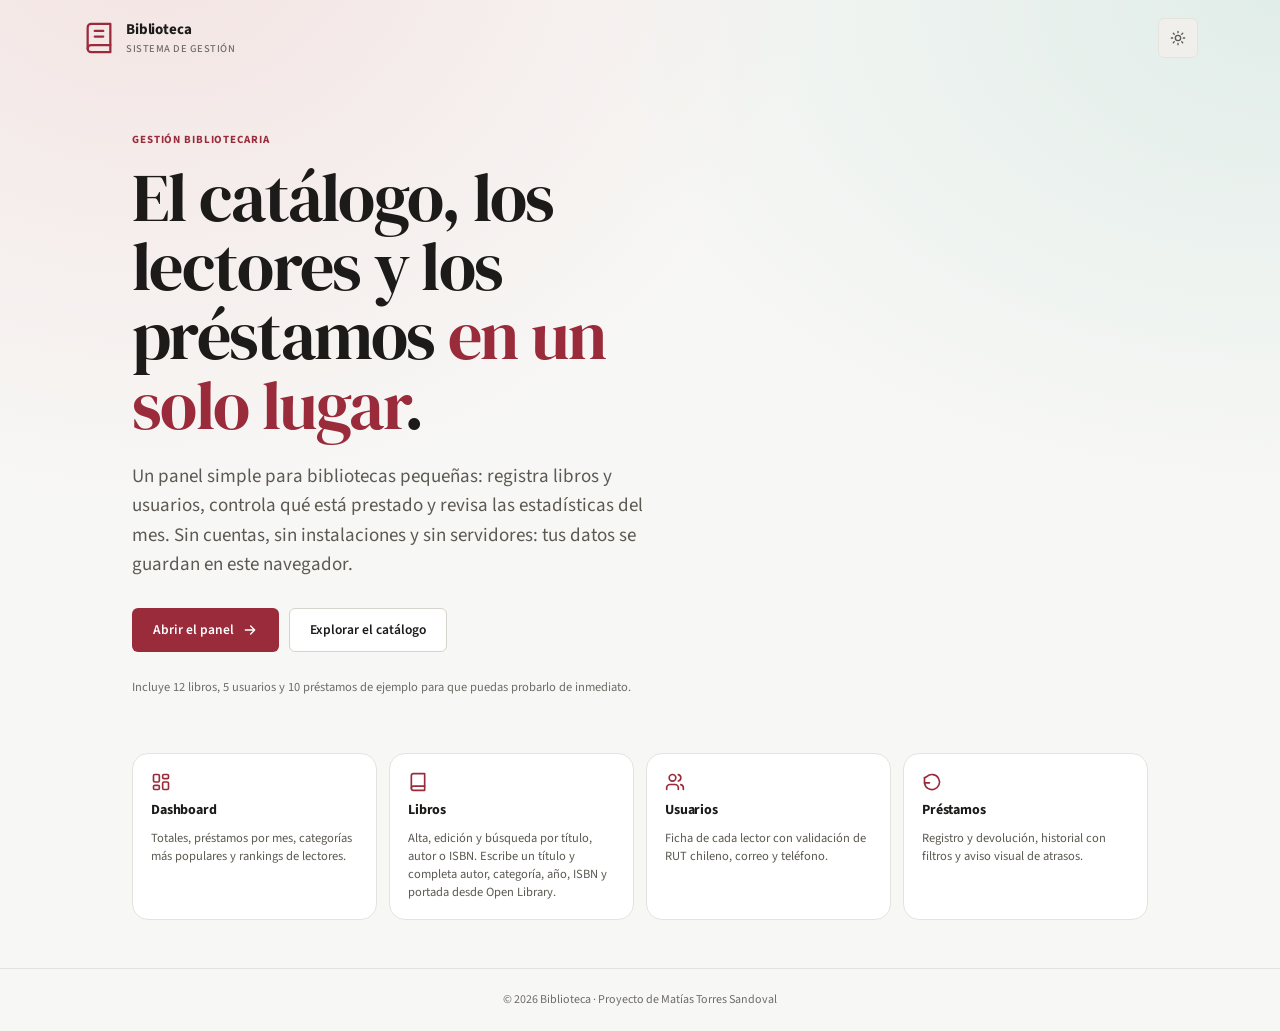
<file: index.html>
<!DOCTYPE html>
<html lang="es-CL">
<head>
  <meta charset="UTF-8" />
  <meta name="viewport" content="width=device-width, initial-scale=1.0, viewport-fit=cover" />
  <meta name="theme-color" content="#f7f7f5" />
  <script>
    (() => {
      try {
        const guardado = localStorage.getItem("biblioteca_tema");
        const tema = guardado === "dark" || guardado === "light"
          ? guardado
          : (matchMedia("(prefers-color-scheme: dark)").matches ? "dark" : "light");
        document.documentElement.dataset.theme = tema;
        const meta = document.querySelector('meta[name="theme-color"]');
        if (meta) meta.content = tema === "dark" ? "#15161a" : "#f7f7f5";
      } catch { /* almacenamiento deshabilitado */ }
    })();
  </script>
  <title>Biblioteca · Sistema de gestión de libros, usuarios y préstamos</title>
  <meta name="description" content="Sistema de gestión de biblioteca: catálogo de libros con portadas y autocompletado, gestión de usuarios y préstamos, dashboard de estadísticas y exportación a PDF. Funciona sin instalar nada." />
  <link rel="canonical" href="./" />
  <link rel="icon" type="image/svg+xml" href="assets/icons/favicon.svg" />
  <link rel="apple-touch-icon" href="assets/icons/apple-touch-icon.png" />

  <meta property="og:title" content="Biblioteca · Sistema de Gestión" />
  <meta property="og:description" content="Catálogo de libros con portadas automáticas y autocompletado, gestión de usuarios y préstamos en un panel claro, con estadísticas y PDF." />
  <meta property="og:type" content="website" />
  <meta property="og:site_name" content="Biblioteca Sistema de Gestión" />
  <meta property="og:locale" content="es_CL" />
  <meta property="og:image" content="https://biblioteca-ejemplo.com/assets/images/og-cover.png" />
  <meta property="og:image:width" content="1200" />
  <meta property="og:image:height" content="630" />
  <meta property="og:image:alt" content="Biblioteca: catálogo de libros, usuarios y préstamos" />
  <meta name="twitter:card" content="summary_large_image" />
  <meta name="twitter:title" content="Biblioteca · Sistema de Gestión" />
  <meta name="twitter:description" content="Catálogo de libros con portadas automáticas y autocompletado, gestión de usuarios y préstamos en un panel claro, con estadísticas y PDF." />
  <meta name="twitter:image" content="https://biblioteca-ejemplo.com/assets/images/og-cover.png" />

  <link rel="preconnect" href="https://fonts.googleapis.com" />
  <link rel="preconnect" href="https://fonts.gstatic.com" crossorigin />
  <link rel="stylesheet" href="https://fonts.googleapis.com/css2?family=DM+Serif+Display&family=Source+Sans+3:wght@400;500;600;700&display=swap" />
  <link rel="stylesheet" href="css/style.css" />
  <link rel="stylesheet" href="css/responsive.css" />

  <script type="application/ld+json">
  {
    "@context": "https://schema.org",
    "@type": "WebApplication",
    "name": "Biblioteca - Sistema de Gestión",
    "description": "Sistema de gestión de biblioteca: catálogo de libros, registro de usuarios y control de préstamos con dashboard interactivo.",
    "url": "https://biblioteca-ejemplo.com/",
    "applicationCategory": "BusinessApplication",
    "operatingSystem": "Web Browser",
    "inLanguage": "es-CL",
    "isAccessibleForFree": true,
    "offers": {
      "@type": "Offer",
      "price": "0",
      "priceCurrency": "CLP"
    },
    "author": {
      "@type": "Person",
      "name": "Matías Torres Sandoval"
    }
  }
  </script>
</head>
<body>
  <div class="landing-page">
    <header class="landing-header">
      <a class="brand" href="./" aria-label="Biblioteca, ir al inicio">
        <span class="brand__mark" aria-hidden="true">
          <svg viewBox="0 0 24 24" fill="none" stroke="currentColor" stroke-width="1.6" stroke-linecap="round" stroke-linejoin="round">
            <path d="M4 19.5A2.5 2.5 0 0 1 6.5 17H20" />
            <path d="M6.5 2H20v20H6.5A2.5 2.5 0 0 1 4 19.5v-15A2.5 2.5 0 0 1 6.5 2Z" />
            <path d="M9 7h6M9 11h6" />
          </svg>
        </span>
        <span class="brand__text">Biblioteca<span>Sistema de gestión</span></span>
      </a>

      <div class="landing-header__actions">
        <button class="theme-toggle theme-toggle--icon" data-theme-toggle type="button" aria-pressed="false" aria-label="Cambiar a modo oscuro">
          <span class="theme-toggle__icons" aria-hidden="true">
            <svg class="theme-icon theme-icon--sun" viewBox="0 0 24 24" fill="none" stroke="currentColor" stroke-width="2" stroke-linecap="round" stroke-linejoin="round"><circle cx="12" cy="12" r="4"/><path d="M12 2v2M12 20v2M4.93 4.93l1.41 1.41M17.66 17.66l1.41 1.41M2 12h2M20 12h2M4.93 19.07l1.41-1.41M17.66 6.34l1.41-1.41"/></svg>
            <svg class="theme-icon theme-icon--moon" viewBox="0 0 24 24" fill="none" stroke="currentColor" stroke-width="2" stroke-linecap="round" stroke-linejoin="round"><path d="M12 3a6 6 0 0 0 9 9 9 9 0 1 1-9-9Z"/></svg>
          </span>
        </button>
      </div>
    </header>

    <main class="landing">
      <p class="landing__eyebrow">Gestión bibliotecaria</p>
      <h1>El catálogo, los lectores y los préstamos <span>en un solo lugar</span>.</h1>
      <p class="landing__lead">
        Un panel simple para bibliotecas pequeñas: registra libros y usuarios, controla
        qué está prestado y revisa las estadísticas del mes. Sin cuentas, sin
        instalaciones y sin servidores: tus datos se guardan en este navegador.
      </p>

      <div class="landing__cta">
        <a class="btn btn--primary" href="dashboard.html">
          Abrir el panel
          <svg viewBox="0 0 24 24" fill="none" stroke="currentColor" stroke-width="2" stroke-linecap="round" stroke-linejoin="round" aria-hidden="true"><path d="M5 12h14M13 6l6 6-6 6"/></svg>
        </a>
        <a class="btn btn--secondary" href="libros.html">Explorar el catálogo</a>
      </div>

      <p class="landing__note">
        Incluye 12 libros, 5 usuarios y 10 préstamos de ejemplo para que puedas
        probarlo de inmediato.
      </p>

      <section class="landing__features" aria-label="Qué incluye el sistema">
        <article class="feature-card">
          <svg viewBox="0 0 24 24" fill="none" stroke="currentColor" stroke-width="2" stroke-linecap="round" stroke-linejoin="round" aria-hidden="true"><rect x="3" y="3" width="7" height="9" rx="1.5"/><rect x="14" y="3" width="7" height="5" rx="1.5"/><rect x="14" y="12" width="7" height="9" rx="1.5"/><rect x="3" y="16" width="7" height="5" rx="1.5"/></svg>
          <h2>Dashboard</h2>
          <p>Totales, préstamos por mes, categorías más populares y rankings de lectores.</p>
        </article>

        <article class="feature-card">
          <svg viewBox="0 0 24 24" fill="none" stroke="currentColor" stroke-width="2" stroke-linecap="round" stroke-linejoin="round" aria-hidden="true"><path d="M4 19.5A2.5 2.5 0 0 1 6.5 17H20"/><path d="M6.5 2H20v20H6.5A2.5 2.5 0 0 1 4 19.5v-15A2.5 2.5 0 0 1 6.5 2Z"/></svg>
          <h2>Libros</h2>
          <p>Alta, edición y búsqueda por título, autor o ISBN. Escribe un título y completa autor, categoría, año, ISBN y portada desde Open Library.</p>
        </article>

        <article class="feature-card">
          <svg viewBox="0 0 24 24" fill="none" stroke="currentColor" stroke-width="2" stroke-linecap="round" stroke-linejoin="round" aria-hidden="true"><path d="M16 21v-2a4 4 0 0 0-4-4H6a4 4 0 0 0-4 4v2"/><circle cx="9" cy="7" r="4"/><path d="M22 21v-2a4 4 0 0 0-3-3.87M16 3.13a4 4 0 0 1 0 7.75"/></svg>
          <h2>Usuarios</h2>
          <p>Ficha de cada lector con validación de RUT chileno, correo y teléfono.</p>
        </article>

        <article class="feature-card">
          <svg viewBox="0 0 24 24" fill="none" stroke="currentColor" stroke-width="2" stroke-linecap="round" stroke-linejoin="round" aria-hidden="true"><path d="M3 7v6h6"/><path d="M3 13a9 9 0 1 0 3-7.7L3 7"/></svg>
          <h2>Préstamos</h2>
          <p>Registro y devolución, historial con filtros y aviso visual de atrasos.</p>
        </article>
      </section>
    </main>

    <footer class="landing-footer">
      © <span data-anio-actual></span> Biblioteca · Proyecto de Matías Torres Sandoval
    </footer>
  </div>

  <script type="module" src="js/app.js"></script>
</body>
</html>
</file>
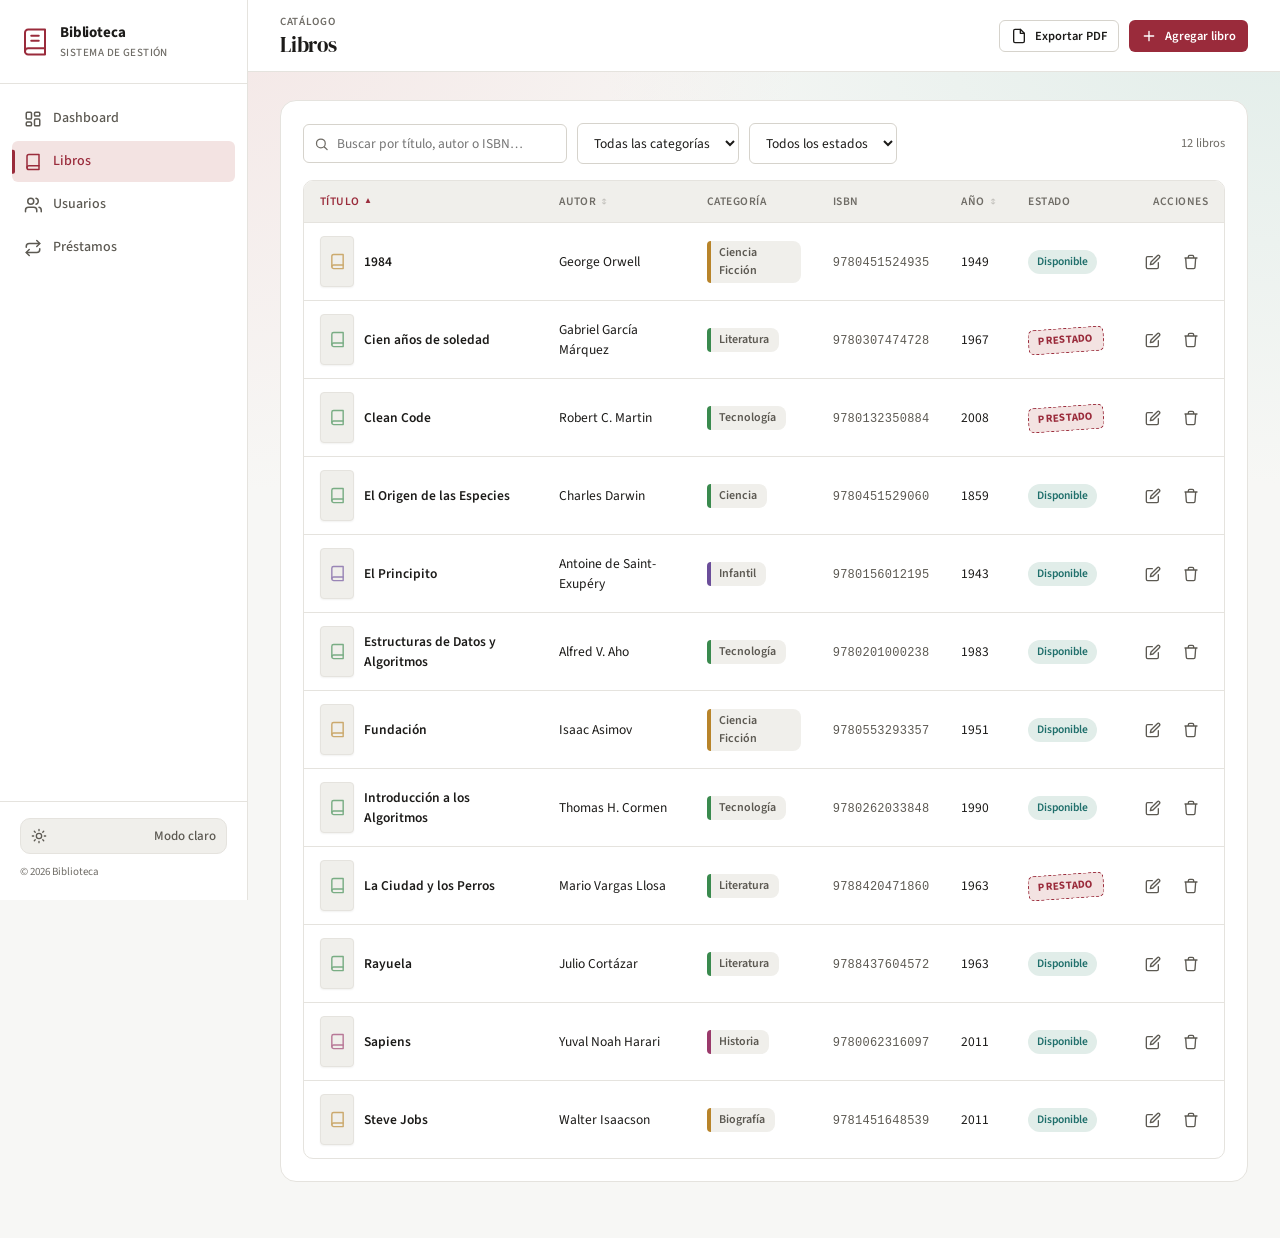
<file: libros.html>
<!DOCTYPE html>
<html lang="es-CL">
<head>
  <meta charset="UTF-8" />
  <meta name="viewport" content="width=device-width, initial-scale=1.0, viewport-fit=cover" />
  <meta name="theme-color" content="#f7f7f5" />
  <script>
    (() => {
      try {
        const guardado = localStorage.getItem("biblioteca_tema");
        const tema = guardado === "dark" || guardado === "light"
          ? guardado
          : (matchMedia("(prefers-color-scheme: dark)").matches ? "dark" : "light");
        document.documentElement.dataset.theme = tema;
        const meta = document.querySelector('meta[name="theme-color"]');
        if (meta) meta.content = tema === "dark" ? "#15161a" : "#f7f7f5";
      } catch { /* almacenamiento deshabilitado */ }
    })();
  </script>
  <title>Libros · Biblioteca</title>
  <meta name="description" content="Catálogo de libros: alta, edición, búsqueda, filtros, portadas automáticas y autocompletado de autor, ISBN y año desde Open Library." />
  <link rel="canonical" href="libros.html" />
  <link rel="icon" type="image/svg+xml" href="assets/icons/favicon.svg" />
  <link rel="apple-touch-icon" href="assets/icons/apple-touch-icon.png" />
  <meta property="og:title" content="Catálogo de Libros · Biblioteca" />
  <meta property="og:description" content="Catálogo de libros con portadas automáticas y autocompletado de autor, ISBN y año desde Open Library." />
  <meta property="og:type" content="website" />
  <meta property="og:site_name" content="Biblioteca Sistema de Gestión" />
  <meta property="og:locale" content="es_CL" />
  <meta property="og:image" content="https://biblioteca-ejemplo.com/assets/images/og-cover.png" />
  <meta property="og:image:width" content="1200" />
  <meta property="og:image:height" content="630" />
  <meta property="og:image:alt" content="Biblioteca: catálogo de libros, usuarios y préstamos" />
  <meta name="twitter:card" content="summary_large_image" />
  <meta name="twitter:title" content="Catálogo de Libros · Biblioteca" />
  <meta name="twitter:description" content="Catálogo de libros con portadas automáticas y autocompletado de datos desde Open Library." />
  <meta name="twitter:image" content="https://biblioteca-ejemplo.com/assets/images/og-cover.png" />
  <link rel="preconnect" href="https://covers.openlibrary.org" />
  <link rel="dns-prefetch" href="https://covers.openlibrary.org" />
  <link rel="preconnect" href="https://fonts.googleapis.com" />
  <link rel="preconnect" href="https://fonts.gstatic.com" crossorigin />
  <link rel="stylesheet" href="https://fonts.googleapis.com/css2?family=DM+Serif+Display&family=Source+Sans+3:wght@400;500;600;700&display=swap" />
  <link rel="stylesheet" href="css/style.css" />
  <link rel="stylesheet" href="css/forms.css" />
  <link rel="stylesheet" href="css/responsive.css" />
</head>
<body>
  <a class="skip-link" href="#contenido">Saltar al contenido</a>

  <div class="app-shell">
    <aside class="sidebar" id="sidebar" aria-label="Barra lateral de navegación">
      <div class="sidebar__brand">
        <span class="sidebar__brand-mark" aria-hidden="true">
          <svg viewBox="0 0 24 24" fill="none" stroke="currentColor" stroke-width="1.6" stroke-linecap="round" stroke-linejoin="round">
            <path d="M4 19.5A2.5 2.5 0 0 1 6.5 17H20" />
            <path d="M6.5 2H20v20H6.5A2.5 2.5 0 0 1 4 19.5v-15A2.5 2.5 0 0 1 6.5 2Z" />
            <path d="M9 7h6M9 11h6" />
          </svg>
        </span>
        <span class="sidebar__brand-text">Biblioteca<span>Sistema de gestión</span></span>
      </div>

      <nav class="sidebar__nav" aria-label="Navegación principal">
        <a class="sidebar__link" href="dashboard.html">
          <svg viewBox="0 0 24 24" fill="none" stroke="currentColor" stroke-width="2" stroke-linecap="round" stroke-linejoin="round" aria-hidden="true"><rect x="3" y="3" width="7" height="9" rx="1.5"/><rect x="14" y="3" width="7" height="5" rx="1.5"/><rect x="14" y="12" width="7" height="9" rx="1.5"/><rect x="3" y="16" width="7" height="5" rx="1.5"/></svg>
          Dashboard
        </a>
        <a class="sidebar__link" href="libros.html" aria-current="page">
          <svg viewBox="0 0 24 24" fill="none" stroke="currentColor" stroke-width="2" stroke-linecap="round" stroke-linejoin="round" aria-hidden="true"><path d="M4 19.5A2.5 2.5 0 0 1 6.5 17H20"/><path d="M6.5 2H20v20H6.5A2.5 2.5 0 0 1 4 19.5v-15A2.5 2.5 0 0 1 6.5 2Z"/></svg>
          Libros
        </a>
        <a class="sidebar__link" href="usuarios.html">
          <svg viewBox="0 0 24 24" fill="none" stroke="currentColor" stroke-width="2" stroke-linecap="round" stroke-linejoin="round" aria-hidden="true"><path d="M17 21v-2a4 4 0 0 0-4-4H6a4 4 0 0 0-4 4v2"/><circle cx="9" cy="7" r="4"/><path d="M23 21v-2a4 4 0 0 0-3-3.87"/><path d="M16 3.13a4 4 0 0 1 0 7.75"/></svg>
          Usuarios
        </a>
        <a class="sidebar__link" href="prestamos.html">
          <svg viewBox="0 0 24 24" fill="none" stroke="currentColor" stroke-width="2" stroke-linecap="round" stroke-linejoin="round" aria-hidden="true"><path d="m17 2 4 4-4 4"/><path d="M3 11v-1a4 4 0 0 1 4-4h14"/><path d="m7 22-4-4 4-4"/><path d="M21 13v1a4 4 0 0 1-4 4H3"/></svg>
          Préstamos
        </a>
      </nav>

      <div class="sidebar__footer">
        <button class="theme-toggle" data-theme-toggle type="button" aria-pressed="false" aria-label="Cambiar a modo oscuro">
          <span class="theme-toggle__icons" aria-hidden="true">
            <svg class="theme-icon theme-icon--sun" viewBox="0 0 24 24" fill="none" stroke="currentColor" stroke-width="2" stroke-linecap="round" stroke-linejoin="round"><circle cx="12" cy="12" r="4"/><path d="M12 2v2M12 20v2M4.93 4.93l1.41 1.41M17.66 17.66l1.41 1.41M2 12h2M20 12h2M4.93 19.07l1.41-1.41M17.66 6.34l1.41-1.41"/></svg>
            <svg class="theme-icon theme-icon--moon" viewBox="0 0 24 24" fill="none" stroke="currentColor" stroke-width="2" stroke-linecap="round" stroke-linejoin="round"><path d="M12 3a6 6 0 0 0 9 9 9 9 0 1 1-9-9Z"/></svg>
          </span>
          <span data-theme-label>Modo claro</span>
        </button>
        <p class="footer-note">© <span data-anio-actual></span> Biblioteca</p>
      </div>
    </aside>

    <div class="sidebar-overlay"></div>

    <div class="main">
      <header class="topbar">
        <div class="topbar__left">
          <button class="sidebar-toggle" data-sidebar-toggle type="button" aria-label="Abrir menú de navegación" aria-expanded="false" aria-controls="sidebar">
            <svg viewBox="0 0 24 24" fill="none" stroke="currentColor" stroke-width="2" stroke-linecap="round" stroke-linejoin="round" aria-hidden="true"><path d="M3 12h18M3 6h18M3 18h18"/></svg>
          </button>
          <div class="topbar__heading">
            <span class="eyebrow">Catálogo</span>
            <h1>Libros</h1>
          </div>
        </div>
        <div class="topbar__actions">
          <button class="theme-toggle theme-toggle--icon" data-theme-toggle type="button" aria-pressed="false" aria-label="Cambiar a modo oscuro">
            <span class="theme-toggle__icons" aria-hidden="true">
              <svg class="theme-icon theme-icon--sun" viewBox="0 0 24 24" fill="none" stroke="currentColor" stroke-width="2" stroke-linecap="round" stroke-linejoin="round"><circle cx="12" cy="12" r="4"/><path d="M12 2v2M12 20v2M4.93 4.93l1.41 1.41M17.66 17.66l1.41 1.41M2 12h2M20 12h2M4.93 19.07l1.41-1.41M17.66 6.34l1.41-1.41"/></svg>
              <svg class="theme-icon theme-icon--moon" viewBox="0 0 24 24" fill="none" stroke="currentColor" stroke-width="2" stroke-linecap="round" stroke-linejoin="round"><path d="M12 3a6 6 0 0 0 9 9 9 9 0 1 1-9-9Z"/></svg>
            </span>
          </button>
          <button class="btn btn--secondary btn--sm" data-exportar-pdf type="button" aria-label="Exportar catálogo de libros a PDF">
            <svg viewBox="0 0 24 24" fill="none" stroke="currentColor" stroke-width="2" stroke-linecap="round" stroke-linejoin="round" aria-hidden="true"><path d="M14 2H6a2 2 0 0 0-2 2v16a2 2 0 0 0 2 2h12a2 2 0 0 0 2-2V8z"/><path d="M14 2v6h6"/></svg>
            <span class="btn__label">Exportar PDF</span>
          </button>
          <button class="btn btn--primary btn--sm" data-abrir-modal-libro type="button" aria-label="Agregar un nuevo libro al catálogo">
            <svg viewBox="0 0 24 24" fill="none" stroke="currentColor" stroke-width="2" stroke-linecap="round" stroke-linejoin="round" aria-hidden="true"><path d="M12 5v14M5 12h14"/></svg>
            <span class="btn__label">Agregar libro</span>
          </button>
        </div>
      </header>

      <main id="contenido" class="content">
        <div class="panel fade-in">
          <div class="toolbar">
            <div class="search-field">
              <svg viewBox="0 0 24 24" fill="none" stroke="currentColor" stroke-width="2" stroke-linecap="round" stroke-linejoin="round" aria-hidden="true"><circle cx="11" cy="11" r="7"/><path d="m21 21-4.3-4.3"/></svg>
              <input type="search" data-libros-buscar placeholder="Buscar por título, autor o ISBN…" aria-label="Buscar libros" />
            </div>
            <select class="filter-select" id="filtro-categoria" aria-label="Filtrar por categoría"></select>
            <select class="filter-select" id="filtro-estado" aria-label="Filtrar por estado">
              <option value="">Todos los estados</option>
              <option value="disponible">Disponible</option>
              <option value="prestado">Prestado</option>
            </select>
            <select class="filter-select sort-mobile" id="orden-libros" aria-label="Ordenar libros">
              <option value="titulo:asc">Título (A–Z)</option>
              <option value="titulo:desc">Título (Z–A)</option>
              <option value="autor:asc">Autor (A–Z)</option>
              <option value="autor:desc">Autor (Z–A)</option>
              <option value="anio:desc">Año (más reciente)</option>
              <option value="anio:asc">Año (más antiguo)</option>
            </select>
            <div class="toolbar-spacer"></div>
            <span class="muted" data-libros-contador id="libros-contador-info" aria-live="polite" aria-atomic="true"></span>
          </div>

          <div class="table-wrap" role="region" aria-label="Tabla de libros">
            <table class="data-table" aria-describedby="libros-contador-info">
              <thead>
                <tr>
                  <th scope="col" data-ordenar="titulo" aria-sort="ascending">
                    <button class="th-sort" type="button">Título</button>
                  </th>
                  <th scope="col" data-ordenar="autor">
                    <button class="th-sort" type="button">Autor</button>
                  </th>
                  <th scope="col">Categoría</th>
                  <th scope="col">ISBN</th>
                  <th scope="col" data-ordenar="anio">
                    <button class="th-sort" type="button">Año</button>
                  </th>
                  <th scope="col">Estado</th>
                  <th scope="col" class="col-actions">Acciones</th>
                </tr>
              </thead>
              <tbody data-libros-cuerpo></tbody>
            </table>
          </div>

          <div class="empty-state" data-libros-vacio hidden>
            <svg viewBox="0 0 24 24" fill="none" stroke="currentColor" stroke-width="1.6" stroke-linecap="round" stroke-linejoin="round" aria-hidden="true"><path d="M4 19.5A2.5 2.5 0 0 1 6.5 17H20"/><path d="M6.5 2H20v20H6.5A2.5 2.5 0 0 1 4 19.5v-15A2.5 2.5 0 0 1 6.5 2Z"/><path d="M9 7h6M9 11h6"/></svg>
            <h3>No se encontraron libros</h3>
            <p>Ajusta la búsqueda o los filtros, o agrega un nuevo libro.</p>
          </div>
        </div>
      </main>
    </div>
  </div>

  <nav class="tabbar" aria-label="Navegación móvil">
    <a class="tabbar__link" href="dashboard.html">
      <svg viewBox="0 0 24 24" fill="none" stroke="currentColor" stroke-width="2" stroke-linecap="round" stroke-linejoin="round" aria-hidden="true"><rect x="3" y="3" width="7" height="9" rx="1.5"/><rect x="14" y="3" width="7" height="5" rx="1.5"/><rect x="14" y="12" width="7" height="9" rx="1.5"/><rect x="3" y="16" width="7" height="5" rx="1.5"/></svg>
      <span>Panel</span>
    </a>
    <a class="tabbar__link" href="libros.html" aria-current="page">
      <svg viewBox="0 0 24 24" fill="none" stroke="currentColor" stroke-width="2" stroke-linecap="round" stroke-linejoin="round" aria-hidden="true"><path d="M4 19.5A2.5 2.5 0 0 1 6.5 17H20"/><path d="M6.5 2H20v20H6.5A2.5 2.5 0 0 1 4 19.5v-15A2.5 2.5 0 0 1 6.5 2Z"/></svg>
      <span>Libros</span>
    </a>
    <a class="tabbar__link" href="usuarios.html">
      <svg viewBox="0 0 24 24" fill="none" stroke="currentColor" stroke-width="2" stroke-linecap="round" stroke-linejoin="round" aria-hidden="true"><path d="M17 21v-2a4 4 0 0 0-4-4H6a4 4 0 0 0-4 4v2"/><circle cx="9" cy="7" r="4"/><path d="M23 21v-2a4 4 0 0 0-3-3.87"/><path d="M16 3.13a4 4 0 0 1 0 7.75"/></svg>
      <span>Usuarios</span>
    </a>
    <a class="tabbar__link" href="prestamos.html">
      <svg viewBox="0 0 24 24" fill="none" stroke="currentColor" stroke-width="2" stroke-linecap="round" stroke-linejoin="round" aria-hidden="true"><path d="m17 2 4 4-4 4"/><path d="M3 11v-1a4 4 0 0 1 4-4h14"/><path d="m7 22-4-4 4-4"/><path d="M21 13v1a4 4 0 0 1-4 4H3"/></svg>
      <span>Préstamos</span>
    </a>
  </nav>

  <!-- Modal: alta / edición de libro -->
  <div class="modal-overlay" id="modal-libro" aria-hidden="true" role="dialog" aria-modal="true" aria-labelledby="modal-libro-titulo">
    <div class="modal">
      <div class="modal__header">
        <div>
          <h2 id="modal-libro-titulo">Agregar libro</h2>
          <p>Completa los datos del libro</p>
        </div>
        <button class="modal__close" type="button" data-cerrar-modal aria-label="Cerrar">
          <svg viewBox="0 0 24 24" fill="none" stroke="currentColor" stroke-width="2" stroke-linecap="round" stroke-linejoin="round" aria-hidden="true"><path d="M18 6 6 18M6 6l12 12"/></svg>
        </button>
      </div>
      <form id="form-libro" novalidate>
        <div class="modal__body">
          <div class="cover-field">
            <div class="cover-preview" data-portada-preview aria-hidden="true">
              <svg class="cover-preview__placeholder" viewBox="0 0 24 24" fill="none" stroke="currentColor" stroke-width="1.6" stroke-linecap="round" stroke-linejoin="round">
                <path d="M4 19.5A2.5 2.5 0 0 1 6.5 17H20" />
                <path d="M6.5 2H20v20H6.5A2.5 2.5 0 0 1 4 19.5v-15A2.5 2.5 0 0 1 6.5 2Z" />
                <path d="M9 7h6M9 11h6" />
              </svg>
              <img alt="" hidden />
            </div>
            <div class="cover-field__body">
              <p class="cover-field__title">Portada</p>
              <p class="cover-field__hint">Se busca automáticamente al ingresar el ISBN. También puedes subir una imagen (se optimiza) o pegar una URL.</p>
              <div class="cover-field__actions">
                <button type="button" class="btn btn--secondary btn--sm" data-subir-portada>Subir imagen</button>
                <input type="file" id="campo-portada-archivo" accept="image/*" hidden />
                <button type="button" class="btn btn--secondary btn--sm" data-buscar-portada>Buscar por ISBN</button>
                <button type="button" class="btn btn--ghost btn--sm" data-quitar-portada hidden>Quitar</button>
              </div>
              <div class="field field--inline">
                <label for="campo-portada-url">URL de la portada</label>
                <input type="text" id="campo-portada-url" placeholder="https://… o assets/images/portada.jpg" autocomplete="off" spellcheck="false" />
              </div>
              <p class="cover-field__status" data-portada-estado role="status" aria-live="polite"></p>
              <input type="hidden" id="campo-portada" name="portada" />
            </div>
          </div>

          <div class="field">
            <label for="campo-titulo">Título <span class="opt">— busca coincidencias al escribir</span></label>
            <div class="autocomplete">
              <input
                type="text"
                id="campo-titulo"
                name="titulo"
                placeholder="Ej: Cien años de soledad"
                autocomplete="off"
                role="combobox"
                aria-autocomplete="list"
                aria-expanded="false"
                aria-haspopup="listbox"
                aria-controls="sugerencias-titulo"
              />
              <ul id="sugerencias-titulo" class="autocomplete__list" role="listbox" aria-label="Sugerencias de libros" hidden></ul>
            </div>
            <p id="sugerencias-titulo-estado" class="autocomplete__status" role="status" aria-live="polite"></p>
            <span class="field__error">Ingresa el título del libro.</span>
          </div>
          <div class="field-row">
            <div class="field">
              <label for="campo-autor">Autor</label>
              <input type="text" id="campo-autor" name="autor" placeholder="Ej: Gabriel García Márquez" autocomplete="off" />
              <span class="field__error">Ingresa el autor.</span>
            </div>
            <div class="field">
              <label for="campo-categoria">Categoría</label>
              <select id="campo-categoria" name="categoria"></select>
              <span class="field__error">Selecciona una categoría.</span>
            </div>
          </div>
          <div class="field-row">
            <div class="field">
              <label for="campo-isbn">ISBN</label>
              <input type="text" id="campo-isbn" name="isbn" placeholder="978XXXXXXXXXX" autocomplete="off" spellcheck="false" />
              <span class="field__error">ISBN inválido o ya registrado (10 o 13 dígitos).</span>
            </div>
            <div class="field">
              <label for="campo-anio">Año de publicación</label>
              <input type="number" id="campo-anio" name="anio" placeholder="Ej: 1967" inputmode="numeric" />
              <span class="field__error">Ingresa un año válido.</span>
            </div>
          </div>
        </div>
        <div class="modal__footer">
          <button type="button" class="btn btn--secondary" data-cerrar-modal>Cancelar</button>
          <button type="submit" class="btn btn--primary" id="modal-libro-submit">Agregar libro</button>
        </div>
      </form>
    </div>
  </div>

  <!-- Modal: confirmación genérica (eliminar, etc.) -->
  <div class="modal-overlay" id="modal-confirmar" aria-hidden="true" role="alertdialog" aria-modal="true" aria-labelledby="confirmar-titulo-h">
    <div class="modal modal--sm modal--confirmar">
      <div class="modal__body">
        <div class="confirm-icon" aria-hidden="true">
          <svg viewBox="0 0 24 24" fill="none" stroke="currentColor" stroke-width="2" stroke-linecap="round" stroke-linejoin="round"><path d="M12 9v4M12 17h.01M10.3 3.86 1.8 18a1.5 1.5 0 0 0 1.3 2.25h17.8A1.5 1.5 0 0 0 22.2 18L13.7 3.86a1.5 1.5 0 0 0-2.6 0Z"/></svg>
        </div>
        <h2 id="confirmar-titulo-h" data-confirmar-titulo>Confirmar</h2>
        <p data-confirmar-mensaje></p>
      </div>
      <div class="modal__footer">
        <button type="button" class="btn btn--secondary" data-cerrar-modal>Cancelar</button>
        <button type="button" class="btn btn--danger" data-confirmar-ok>Confirmar</button>
      </div>
    </div>
  </div>

  <script type="module" src="js/app.js"></script>
  <script type="module" src="js/libros.js"></script>
</body>
</html>
</file>
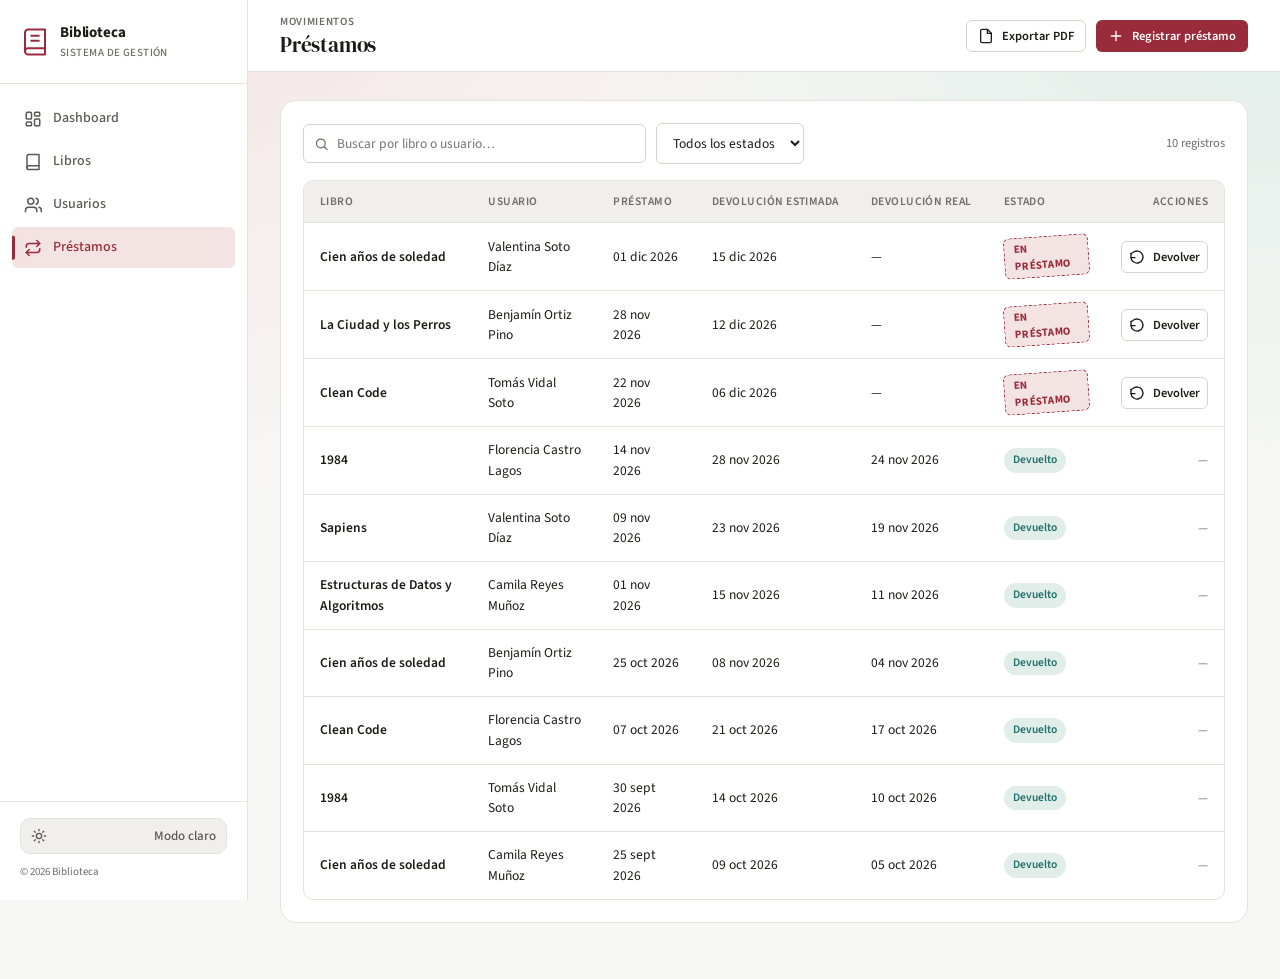
<file: prestamos.html>
<!DOCTYPE html>
<html lang="es-CL">
<head>
  <meta charset="UTF-8" />
  <meta name="viewport" content="width=device-width, initial-scale=1.0, viewport-fit=cover" />
  <meta name="theme-color" content="#f7f7f5" />
  <script>
    (() => {
      try {
        const guardado = localStorage.getItem("biblioteca_tema");
        const tema = guardado === "dark" || guardado === "light"
          ? guardado
          : (matchMedia("(prefers-color-scheme: dark)").matches ? "dark" : "light");
        document.documentElement.dataset.theme = tema;
        const meta = document.querySelector('meta[name="theme-color"]');
        if (meta) meta.content = tema === "dark" ? "#15161a" : "#f7f7f5";
      } catch { /* almacenamiento deshabilitado */ }
    })();
  </script>
  <title>Préstamos · Biblioteca</title>
  <meta name="description" content="Registro de préstamos y devoluciones de libros, con historial completo y exportación a PDF." />
  <link rel="canonical" href="prestamos.html" />
  <link rel="icon" type="image/svg+xml" href="assets/icons/favicon.svg" />
  <link rel="apple-touch-icon" href="assets/icons/apple-touch-icon.png" />
  <meta property="og:title" content="Préstamos · Biblioteca" />
  <meta property="og:description" content="Registro de préstamos y devoluciones de libros, con historial completo y exportación a PDF." />
  <meta property="og:type" content="website" />
  <meta property="og:site_name" content="Biblioteca Sistema de Gestión" />
  <meta property="og:locale" content="es_CL" />
  <meta property="og:image" content="https://biblioteca-ejemplo.com/assets/images/og-cover.png" />
  <meta property="og:image:width" content="1200" />
  <meta property="og:image:height" content="630" />
  <meta property="og:image:alt" content="Biblioteca: catálogo de libros, usuarios y préstamos" />
  <meta name="twitter:card" content="summary_large_image" />
  <meta name="twitter:title" content="Préstamos · Biblioteca" />
  <meta name="twitter:description" content="Registro de préstamos y devoluciones de libros, con historial completo." />
  <meta name="twitter:image" content="https://biblioteca-ejemplo.com/assets/images/og-cover.png" />
  <link rel="preconnect" href="https://fonts.googleapis.com" />
  <link rel="preconnect" href="https://fonts.gstatic.com" crossorigin />
  <link rel="stylesheet" href="https://fonts.googleapis.com/css2?family=DM+Serif+Display&family=Source+Sans+3:wght@400;500;600;700&display=swap" />
  <link rel="stylesheet" href="css/style.css" />
  <link rel="stylesheet" href="css/forms.css" />
  <link rel="stylesheet" href="css/responsive.css" />
</head>
<body>
  <a class="skip-link" href="#contenido">Saltar al contenido</a>

  <div class="app-shell">
    <aside class="sidebar" id="sidebar" aria-label="Barra lateral de navegación">
      <div class="sidebar__brand">
        <span class="sidebar__brand-mark" aria-hidden="true">
          <svg viewBox="0 0 24 24" fill="none" stroke="currentColor" stroke-width="1.6" stroke-linecap="round" stroke-linejoin="round">
            <path d="M4 19.5A2.5 2.5 0 0 1 6.5 17H20" />
            <path d="M6.5 2H20v20H6.5A2.5 2.5 0 0 1 4 19.5v-15A2.5 2.5 0 0 1 6.5 2Z" />
            <path d="M9 7h6M9 11h6" />
          </svg>
        </span>
        <span class="sidebar__brand-text">Biblioteca<span>Sistema de gestión</span></span>
      </div>

      <nav class="sidebar__nav" aria-label="Navegación principal">
        <a class="sidebar__link" href="dashboard.html">
          <svg viewBox="0 0 24 24" fill="none" stroke="currentColor" stroke-width="2" stroke-linecap="round" stroke-linejoin="round" aria-hidden="true"><rect x="3" y="3" width="7" height="9" rx="1.5"/><rect x="14" y="3" width="7" height="5" rx="1.5"/><rect x="14" y="12" width="7" height="9" rx="1.5"/><rect x="3" y="16" width="7" height="5" rx="1.5"/></svg>
          Dashboard
        </a>
        <a class="sidebar__link" href="libros.html">
          <svg viewBox="0 0 24 24" fill="none" stroke="currentColor" stroke-width="2" stroke-linecap="round" stroke-linejoin="round" aria-hidden="true"><path d="M4 19.5A2.5 2.5 0 0 1 6.5 17H20"/><path d="M6.5 2H20v20H6.5A2.5 2.5 0 0 1 4 19.5v-15A2.5 2.5 0 0 1 6.5 2Z"/></svg>
          Libros
        </a>
        <a class="sidebar__link" href="usuarios.html">
          <svg viewBox="0 0 24 24" fill="none" stroke="currentColor" stroke-width="2" stroke-linecap="round" stroke-linejoin="round" aria-hidden="true"><path d="M17 21v-2a4 4 0 0 0-4-4H6a4 4 0 0 0-4 4v2"/><circle cx="9" cy="7" r="4"/><path d="M23 21v-2a4 4 0 0 0-3-3.87"/><path d="M16 3.13a4 4 0 0 1 0 7.75"/></svg>
          Usuarios
        </a>
        <a class="sidebar__link" href="prestamos.html" aria-current="page">
          <svg viewBox="0 0 24 24" fill="none" stroke="currentColor" stroke-width="2" stroke-linecap="round" stroke-linejoin="round" aria-hidden="true"><path d="m17 2 4 4-4 4"/><path d="M3 11v-1a4 4 0 0 1 4-4h14"/><path d="m7 22-4-4 4-4"/><path d="M21 13v1a4 4 0 0 1-4 4H3"/></svg>
          Préstamos
        </a>
      </nav>

      <div class="sidebar__footer">
        <button class="theme-toggle" data-theme-toggle type="button" aria-pressed="false" aria-label="Cambiar a modo oscuro">
          <span class="theme-toggle__icons" aria-hidden="true">
            <svg class="theme-icon theme-icon--sun" viewBox="0 0 24 24" fill="none" stroke="currentColor" stroke-width="2" stroke-linecap="round" stroke-linejoin="round"><circle cx="12" cy="12" r="4"/><path d="M12 2v2M12 20v2M4.93 4.93l1.41 1.41M17.66 17.66l1.41 1.41M2 12h2M20 12h2M4.93 19.07l1.41-1.41M17.66 6.34l1.41-1.41"/></svg>
            <svg class="theme-icon theme-icon--moon" viewBox="0 0 24 24" fill="none" stroke="currentColor" stroke-width="2" stroke-linecap="round" stroke-linejoin="round"><path d="M12 3a6 6 0 0 0 9 9 9 9 0 1 1-9-9Z"/></svg>
          </span>
          <span data-theme-label>Modo claro</span>
        </button>
        <p class="footer-note">© <span data-anio-actual></span> Biblioteca</p>
      </div>
    </aside>

    <div class="sidebar-overlay"></div>

    <div class="main">
      <header class="topbar">
        <div class="topbar__left">
          <button class="sidebar-toggle" data-sidebar-toggle type="button" aria-label="Abrir menú de navegación" aria-expanded="false" aria-controls="sidebar">
            <svg viewBox="0 0 24 24" fill="none" stroke="currentColor" stroke-width="2" stroke-linecap="round" stroke-linejoin="round" aria-hidden="true"><path d="M3 12h18M3 6h18M3 18h18"/></svg>
          </button>
          <div class="topbar__heading">
            <span class="eyebrow">Movimientos</span>
            <h1>Préstamos</h1>
          </div>
        </div>
        <div class="topbar__actions">
          <button class="theme-toggle theme-toggle--icon" data-theme-toggle type="button" aria-pressed="false" aria-label="Cambiar a modo oscuro">
            <span class="theme-toggle__icons" aria-hidden="true">
              <svg class="theme-icon theme-icon--sun" viewBox="0 0 24 24" fill="none" stroke="currentColor" stroke-width="2" stroke-linecap="round" stroke-linejoin="round"><circle cx="12" cy="12" r="4"/><path d="M12 2v2M12 20v2M4.93 4.93l1.41 1.41M17.66 17.66l1.41 1.41M2 12h2M20 12h2M4.93 19.07l1.41-1.41M17.66 6.34l1.41-1.41"/></svg>
              <svg class="theme-icon theme-icon--moon" viewBox="0 0 24 24" fill="none" stroke="currentColor" stroke-width="2" stroke-linecap="round" stroke-linejoin="round"><path d="M12 3a6 6 0 0 0 9 9 9 9 0 1 1-9-9Z"/></svg>
            </span>
          </button>
          <button class="btn btn--secondary btn--sm" data-exportar-pdf type="button" aria-label="Exportar historial de préstamos a PDF">
            <svg viewBox="0 0 24 24" fill="none" stroke="currentColor" stroke-width="2" stroke-linecap="round" stroke-linejoin="round" aria-hidden="true"><path d="M14 2H6a2 2 0 0 0-2 2v16a2 2 0 0 0 2 2h12a2 2 0 0 0 2-2V8z"/><path d="M14 2v6h6"/></svg>
            <span class="btn__label">Exportar PDF</span>
          </button>
          <button class="btn btn--primary btn--sm" data-abrir-modal-prestamo type="button" aria-label="Registrar un nuevo préstamo">
            <svg viewBox="0 0 24 24" fill="none" stroke="currentColor" stroke-width="2" stroke-linecap="round" stroke-linejoin="round" aria-hidden="true"><path d="M12 5v14M5 12h14"/></svg>
            <span class="btn__label">Registrar préstamo</span>
          </button>
        </div>
      </header>

      <main id="contenido" class="content">
        <div class="panel fade-in">
          <div class="toolbar">
            <div class="search-field">
              <svg viewBox="0 0 24 24" fill="none" stroke="currentColor" stroke-width="2" stroke-linecap="round" stroke-linejoin="round" aria-hidden="true"><circle cx="11" cy="11" r="7"/><path d="m21 21-4.3-4.3"/></svg>
              <input type="search" data-prestamos-buscar placeholder="Buscar por libro o usuario…" aria-label="Buscar préstamos" />
            </div>
            <select class="filter-select" id="filtro-estado-prestamo" aria-label="Filtrar por estado">
              <option value="">Todos los estados</option>
              <option value="activo">En préstamo</option>
              <option value="devuelto">Devuelto</option>
            </select>
            <div class="toolbar-spacer"></div>
            <span class="muted" data-prestamos-contador id="prestamos-contador-info" aria-live="polite" aria-atomic="true"></span>
          </div>

          <div class="table-wrap" role="region" aria-label="Tabla de préstamos">
            <table class="data-table" aria-describedby="prestamos-contador-info">
              <thead>
                <tr>
                  <th scope="col">Libro</th>
                  <th scope="col">Usuario</th>
                  <th scope="col">Préstamo</th>
                  <th scope="col">Devolución estimada</th>
                  <th scope="col">Devolución real</th>
                  <th scope="col">Estado</th>
                  <th scope="col" class="col-actions">Acciones</th>
                </tr>
              </thead>
              <tbody data-prestamos-cuerpo></tbody>
            </table>
          </div>

          <div class="empty-state" data-prestamos-vacio hidden>
            <svg viewBox="0 0 24 24" fill="none" stroke="currentColor" stroke-width="1.6" stroke-linecap="round" stroke-linejoin="round" aria-hidden="true"><path d="m17 2 4 4-4 4"/><path d="M3 11v-1a4 4 0 0 1 4-4h14"/><path d="m7 22-4-4 4-4"/><path d="M21 13v1a4 4 0 0 1-4 4H3"/></svg>
            <h3>No hay préstamos que mostrar</h3>
            <p>Ajusta la búsqueda o registra un nuevo préstamo.</p>
          </div>
        </div>
      </main>
    </div>
  </div>

  <nav class="tabbar" aria-label="Navegación móvil">
    <a class="tabbar__link" href="dashboard.html">
      <svg viewBox="0 0 24 24" fill="none" stroke="currentColor" stroke-width="2" stroke-linecap="round" stroke-linejoin="round" aria-hidden="true"><rect x="3" y="3" width="7" height="9" rx="1.5"/><rect x="14" y="3" width="7" height="5" rx="1.5"/><rect x="14" y="12" width="7" height="9" rx="1.5"/><rect x="3" y="16" width="7" height="5" rx="1.5"/></svg>
      <span>Panel</span>
    </a>
    <a class="tabbar__link" href="libros.html">
      <svg viewBox="0 0 24 24" fill="none" stroke="currentColor" stroke-width="2" stroke-linecap="round" stroke-linejoin="round" aria-hidden="true"><path d="M4 19.5A2.5 2.5 0 0 1 6.5 17H20"/><path d="M6.5 2H20v20H6.5A2.5 2.5 0 0 1 4 19.5v-15A2.5 2.5 0 0 1 6.5 2Z"/></svg>
      <span>Libros</span>
    </a>
    <a class="tabbar__link" href="usuarios.html">
      <svg viewBox="0 0 24 24" fill="none" stroke="currentColor" stroke-width="2" stroke-linecap="round" stroke-linejoin="round" aria-hidden="true"><path d="M17 21v-2a4 4 0 0 0-4-4H6a4 4 0 0 0-4 4v2"/><circle cx="9" cy="7" r="4"/><path d="M23 21v-2a4 4 0 0 0-3-3.87"/><path d="M16 3.13a4 4 0 0 1 0 7.75"/></svg>
      <span>Usuarios</span>
    </a>
    <a class="tabbar__link" href="prestamos.html" aria-current="page">
      <svg viewBox="0 0 24 24" fill="none" stroke="currentColor" stroke-width="2" stroke-linecap="round" stroke-linejoin="round" aria-hidden="true"><path d="m17 2 4 4-4 4"/><path d="M3 11v-1a4 4 0 0 1 4-4h14"/><path d="m7 22-4-4 4-4"/><path d="M21 13v1a4 4 0 0 1-4 4H3"/></svg>
      <span>Préstamos</span>
    </a>
  </nav>

  <!-- Modal: registrar préstamo -->
  <div class="modal-overlay" id="modal-prestamo" aria-hidden="true" role="dialog" aria-modal="true" aria-labelledby="modal-prestamo-titulo">
    <div class="modal">
      <div class="modal__header">
        <div>
          <h2 id="modal-prestamo-titulo">Registrar préstamo</h2>
          <p>Selecciona el usuario y el libro</p>
        </div>
        <button class="modal__close" type="button" data-cerrar-modal aria-label="Cerrar">
          <svg viewBox="0 0 24 24" fill="none" stroke="currentColor" stroke-width="2" stroke-linecap="round" stroke-linejoin="round" aria-hidden="true"><path d="M18 6 6 18M6 6l12 12"/></svg>
        </button>
      </div>
      <form id="form-prestamo" novalidate>
        <div class="modal__body">
          <div class="field">
            <label for="campo-usuario">Usuario</label>
            <select id="campo-usuario" name="usuario"></select>
            <span class="field__error">Selecciona un usuario.</span>
          </div>
          <div class="field">
            <label for="campo-libro">Libro</label>
            <select id="campo-libro" name="libro"></select>
            <span class="field__error">Selecciona un libro disponible.</span>
          </div>
          <div class="field">
            <label for="campo-fecha-devolucion">Fecha de devolución estimada</label>
            <input type="date" id="campo-fecha-devolucion" name="fechaDevolucion" />
            <span class="field__error">Indica una fecha de devolución válida (hoy o posterior).</span>
            <p class="field__hint">Por defecto, 14 días desde hoy. Puedes ajustarla.</p>
          </div>
        </div>
        <div class="modal__footer">
          <button type="button" class="btn btn--secondary" data-cerrar-modal>Cancelar</button>
          <button type="submit" class="btn btn--primary">Registrar préstamo</button>
        </div>
      </form>
    </div>
  </div>

  <!-- Modal: confirmación genérica (devolución, etc.) -->
  <div class="modal-overlay" id="modal-confirmar" aria-hidden="true" role="alertdialog" aria-modal="true" aria-labelledby="confirmar-titulo-h">
    <div class="modal modal--sm modal--confirmar">
      <div class="modal__body">
        <div class="confirm-icon" aria-hidden="true">
          <svg viewBox="0 0 24 24" fill="none" stroke="currentColor" stroke-width="2" stroke-linecap="round" stroke-linejoin="round"><path d="M12 9v4M12 17h.01M10.3 3.86 1.8 18a1.5 1.5 0 0 0 1.3 2.25h17.8A1.5 1.5 0 0 0 22.2 18L13.7 3.86a1.5 1.5 0 0 0-2.6 0Z"/></svg>
        </div>
        <h2 id="confirmar-titulo-h" data-confirmar-titulo>Confirmar</h2>
        <p data-confirmar-mensaje></p>
      </div>
      <div class="modal__footer">
        <button type="button" class="btn btn--secondary" data-cerrar-modal>Cancelar</button>
        <button type="button" class="btn btn--danger" data-confirmar-ok>Confirmar</button>
      </div>
    </div>
  </div>

  <script type="module" src="js/app.js"></script>
  <script type="module" src="js/prestamos.js"></script>
</body>
</html>
</file>
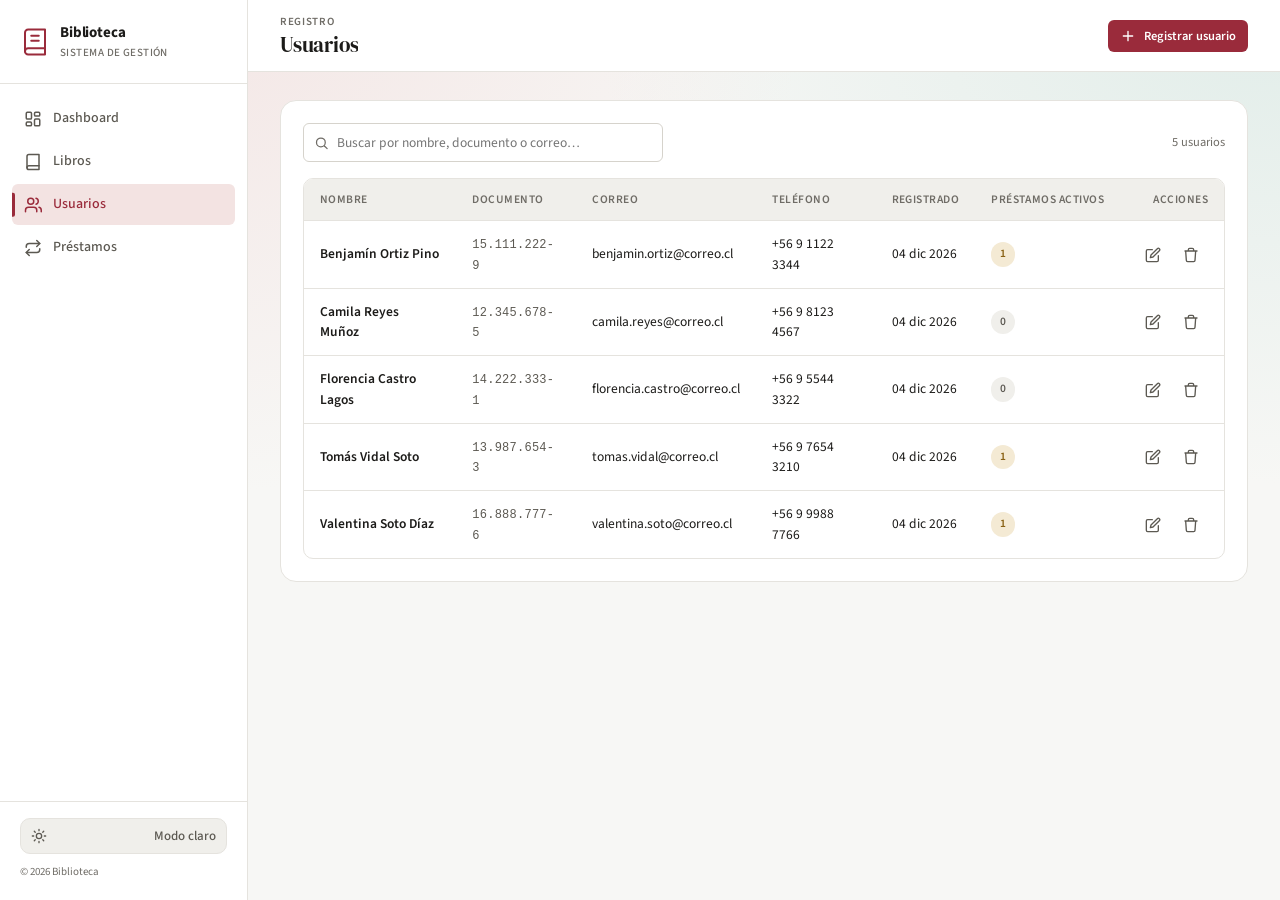
<file: usuarios.html>
<!DOCTYPE html>
<html lang="es-CL">
<head>
  <meta charset="UTF-8" />
  <meta name="viewport" content="width=device-width, initial-scale=1.0, viewport-fit=cover" />
  <meta name="theme-color" content="#f7f7f5" />
  <script>
    (() => {
      try {
        const guardado = localStorage.getItem("biblioteca_tema");
        const tema = guardado === "dark" || guardado === "light"
          ? guardado
          : (matchMedia("(prefers-color-scheme: dark)").matches ? "dark" : "light");
        document.documentElement.dataset.theme = tema;
        const meta = document.querySelector('meta[name="theme-color"]');
        if (meta) meta.content = tema === "dark" ? "#15161a" : "#f7f7f5";
      } catch { /* almacenamiento deshabilitado */ }
    })();
  </script>
  <title>Usuarios · Biblioteca</title>
  <meta name="description" content="Registro de usuarios de la biblioteca: agregar, editar, eliminar y buscar por nombre o documento." />
  <link rel="canonical" href="usuarios.html" />
  <link rel="icon" type="image/svg+xml" href="assets/icons/favicon.svg" />
  <link rel="apple-touch-icon" href="assets/icons/apple-touch-icon.png" />
  <meta property="og:title" content="Usuarios · Biblioteca" />
  <meta property="og:description" content="Registro de usuarios de la biblioteca: agregar, editar, eliminar y buscar por nombre o documento." />
  <meta property="og:type" content="website" />
  <meta property="og:site_name" content="Biblioteca Sistema de Gestión" />
  <meta property="og:locale" content="es_CL" />
  <meta property="og:image" content="https://biblioteca-ejemplo.com/assets/images/og-cover.png" />
  <meta property="og:image:width" content="1200" />
  <meta property="og:image:height" content="630" />
  <meta property="og:image:alt" content="Biblioteca: catálogo de libros, usuarios y préstamos" />
  <meta name="twitter:card" content="summary_large_image" />
  <meta name="twitter:title" content="Usuarios · Biblioteca" />
  <meta name="twitter:description" content="Registro de usuarios de la biblioteca: agregar, editar, eliminar y buscar." />
  <meta name="twitter:image" content="https://biblioteca-ejemplo.com/assets/images/og-cover.png" />
  <link rel="preconnect" href="https://fonts.googleapis.com" />
  <link rel="preconnect" href="https://fonts.gstatic.com" crossorigin />
  <link rel="stylesheet" href="https://fonts.googleapis.com/css2?family=DM+Serif+Display&family=Source+Sans+3:wght@400;500;600;700&display=swap" />
  <link rel="stylesheet" href="css/style.css" />
  <link rel="stylesheet" href="css/forms.css" />
  <link rel="stylesheet" href="css/responsive.css" />
</head>
<body>
  <a class="skip-link" href="#contenido">Saltar al contenido</a>

  <div class="app-shell">
    <aside class="sidebar" id="sidebar" aria-label="Barra lateral de navegación">
      <div class="sidebar__brand">
        <span class="sidebar__brand-mark" aria-hidden="true">
          <svg viewBox="0 0 24 24" fill="none" stroke="currentColor" stroke-width="1.6" stroke-linecap="round" stroke-linejoin="round">
            <path d="M4 19.5A2.5 2.5 0 0 1 6.5 17H20" />
            <path d="M6.5 2H20v20H6.5A2.5 2.5 0 0 1 4 19.5v-15A2.5 2.5 0 0 1 6.5 2Z" />
            <path d="M9 7h6M9 11h6" />
          </svg>
        </span>
        <span class="sidebar__brand-text">Biblioteca<span>Sistema de gestión</span></span>
      </div>

      <nav class="sidebar__nav" aria-label="Navegación principal">
        <a class="sidebar__link" href="dashboard.html">
          <svg viewBox="0 0 24 24" fill="none" stroke="currentColor" stroke-width="2" stroke-linecap="round" stroke-linejoin="round" aria-hidden="true"><rect x="3" y="3" width="7" height="9" rx="1.5"/><rect x="14" y="3" width="7" height="5" rx="1.5"/><rect x="14" y="12" width="7" height="9" rx="1.5"/><rect x="3" y="16" width="7" height="5" rx="1.5"/></svg>
          Dashboard
        </a>
        <a class="sidebar__link" href="libros.html">
          <svg viewBox="0 0 24 24" fill="none" stroke="currentColor" stroke-width="2" stroke-linecap="round" stroke-linejoin="round" aria-hidden="true"><path d="M4 19.5A2.5 2.5 0 0 1 6.5 17H20"/><path d="M6.5 2H20v20H6.5A2.5 2.5 0 0 1 4 19.5v-15A2.5 2.5 0 0 1 6.5 2Z"/></svg>
          Libros
        </a>
        <a class="sidebar__link" href="usuarios.html" aria-current="page">
          <svg viewBox="0 0 24 24" fill="none" stroke="currentColor" stroke-width="2" stroke-linecap="round" stroke-linejoin="round" aria-hidden="true"><path d="M17 21v-2a4 4 0 0 0-4-4H6a4 4 0 0 0-4 4v2"/><circle cx="9" cy="7" r="4"/><path d="M23 21v-2a4 4 0 0 0-3-3.87"/><path d="M16 3.13a4 4 0 0 1 0 7.75"/></svg>
          Usuarios
        </a>
        <a class="sidebar__link" href="prestamos.html">
          <svg viewBox="0 0 24 24" fill="none" stroke="currentColor" stroke-width="2" stroke-linecap="round" stroke-linejoin="round" aria-hidden="true"><path d="m17 2 4 4-4 4"/><path d="M3 11v-1a4 4 0 0 1 4-4h14"/><path d="m7 22-4-4 4-4"/><path d="M21 13v1a4 4 0 0 1-4 4H3"/></svg>
          Préstamos
        </a>
      </nav>

      <div class="sidebar__footer">
        <button class="theme-toggle" data-theme-toggle type="button" aria-pressed="false" aria-label="Cambiar a modo oscuro">
          <span class="theme-toggle__icons" aria-hidden="true">
            <svg class="theme-icon theme-icon--sun" viewBox="0 0 24 24" fill="none" stroke="currentColor" stroke-width="2" stroke-linecap="round" stroke-linejoin="round"><circle cx="12" cy="12" r="4"/><path d="M12 2v2M12 20v2M4.93 4.93l1.41 1.41M17.66 17.66l1.41 1.41M2 12h2M20 12h2M4.93 19.07l1.41-1.41M17.66 6.34l1.41-1.41"/></svg>
            <svg class="theme-icon theme-icon--moon" viewBox="0 0 24 24" fill="none" stroke="currentColor" stroke-width="2" stroke-linecap="round" stroke-linejoin="round"><path d="M12 3a6 6 0 0 0 9 9 9 9 0 1 1-9-9Z"/></svg>
          </span>
          <span data-theme-label>Modo claro</span>
        </button>
        <p class="footer-note">© <span data-anio-actual></span> Biblioteca</p>
      </div>
    </aside>

    <div class="sidebar-overlay"></div>

    <div class="main">
      <header class="topbar">
        <div class="topbar__left">
          <button class="sidebar-toggle" data-sidebar-toggle type="button" aria-label="Abrir menú de navegación" aria-expanded="false" aria-controls="sidebar">
            <svg viewBox="0 0 24 24" fill="none" stroke="currentColor" stroke-width="2" stroke-linecap="round" stroke-linejoin="round" aria-hidden="true"><path d="M3 12h18M3 6h18M3 18h18"/></svg>
          </button>
          <div class="topbar__heading">
            <span class="eyebrow">Registro</span>
            <h1>Usuarios</h1>
          </div>
        </div>
        <div class="topbar__actions">
          <button class="theme-toggle theme-toggle--icon" data-theme-toggle type="button" aria-pressed="false" aria-label="Cambiar a modo oscuro">
            <span class="theme-toggle__icons" aria-hidden="true">
              <svg class="theme-icon theme-icon--sun" viewBox="0 0 24 24" fill="none" stroke="currentColor" stroke-width="2" stroke-linecap="round" stroke-linejoin="round"><circle cx="12" cy="12" r="4"/><path d="M12 2v2M12 20v2M4.93 4.93l1.41 1.41M17.66 17.66l1.41 1.41M2 12h2M20 12h2M4.93 19.07l1.41-1.41M17.66 6.34l1.41-1.41"/></svg>
              <svg class="theme-icon theme-icon--moon" viewBox="0 0 24 24" fill="none" stroke="currentColor" stroke-width="2" stroke-linecap="round" stroke-linejoin="round"><path d="M12 3a6 6 0 0 0 9 9 9 9 0 1 1-9-9Z"/></svg>
            </span>
          </button>
          <button class="btn btn--primary btn--sm" data-abrir-modal-usuario type="button" aria-label="Registrar un nuevo usuario">
            <svg viewBox="0 0 24 24" fill="none" stroke="currentColor" stroke-width="2" stroke-linecap="round" stroke-linejoin="round" aria-hidden="true"><path d="M12 5v14M5 12h14"/></svg>
            <span class="btn__label">Registrar usuario</span>
          </button>
        </div>
      </header>

      <main id="contenido" class="content">
        <div class="panel fade-in">
          <div class="toolbar">
            <div class="search-field">
              <svg viewBox="0 0 24 24" fill="none" stroke="currentColor" stroke-width="2" stroke-linecap="round" stroke-linejoin="round" aria-hidden="true"><circle cx="11" cy="11" r="7"/><path d="m21 21-4.3-4.3"/></svg>
              <input type="search" data-usuarios-buscar placeholder="Buscar por nombre, documento o correo…" aria-label="Buscar usuarios" />
            </div>
            <div class="toolbar-spacer"></div>
            <span class="muted" data-usuarios-contador id="usuarios-contador-info" aria-live="polite" aria-atomic="true"></span>
          </div>

          <div class="table-wrap" role="region" aria-label="Tabla de usuarios">
            <table class="data-table" aria-describedby="usuarios-contador-info">
              <thead>
                <tr>
                  <th scope="col">Nombre</th>
                  <th scope="col">Documento</th>
                  <th scope="col">Correo</th>
                  <th scope="col">Teléfono</th>
                  <th scope="col">Registrado</th>
                  <th scope="col">Préstamos activos</th>
                  <th scope="col" class="col-actions">Acciones</th>
                </tr>
              </thead>
              <tbody data-usuarios-cuerpo></tbody>
            </table>
          </div>

          <div class="empty-state" data-usuarios-vacio hidden>
            <svg viewBox="0 0 24 24" fill="none" stroke="currentColor" stroke-width="1.6" stroke-linecap="round" stroke-linejoin="round" aria-hidden="true"><path d="M17 21v-2a4 4 0 0 0-4-4H6a4 4 0 0 0-4 4v2"/><circle cx="9" cy="7" r="4"/></svg>
            <h3>No se encontraron usuarios</h3>
            <p>Ajusta la búsqueda o registra un nuevo usuario.</p>
          </div>
        </div>
      </main>
    </div>
  </div>

  <nav class="tabbar" aria-label="Navegación móvil">
    <a class="tabbar__link" href="dashboard.html">
      <svg viewBox="0 0 24 24" fill="none" stroke="currentColor" stroke-width="2" stroke-linecap="round" stroke-linejoin="round" aria-hidden="true"><rect x="3" y="3" width="7" height="9" rx="1.5"/><rect x="14" y="3" width="7" height="5" rx="1.5"/><rect x="14" y="12" width="7" height="9" rx="1.5"/><rect x="3" y="16" width="7" height="5" rx="1.5"/></svg>
      <span>Panel</span>
    </a>
    <a class="tabbar__link" href="libros.html">
      <svg viewBox="0 0 24 24" fill="none" stroke="currentColor" stroke-width="2" stroke-linecap="round" stroke-linejoin="round" aria-hidden="true"><path d="M4 19.5A2.5 2.5 0 0 1 6.5 17H20"/><path d="M6.5 2H20v20H6.5A2.5 2.5 0 0 1 4 19.5v-15A2.5 2.5 0 0 1 6.5 2Z"/></svg>
      <span>Libros</span>
    </a>
    <a class="tabbar__link" href="usuarios.html" aria-current="page">
      <svg viewBox="0 0 24 24" fill="none" stroke="currentColor" stroke-width="2" stroke-linecap="round" stroke-linejoin="round" aria-hidden="true"><path d="M17 21v-2a4 4 0 0 0-4-4H6a4 4 0 0 0-4 4v2"/><circle cx="9" cy="7" r="4"/><path d="M23 21v-2a4 4 0 0 0-3-3.87"/><path d="M16 3.13a4 4 0 0 1 0 7.75"/></svg>
      <span>Usuarios</span>
    </a>
    <a class="tabbar__link" href="prestamos.html">
      <svg viewBox="0 0 24 24" fill="none" stroke="currentColor" stroke-width="2" stroke-linecap="round" stroke-linejoin="round" aria-hidden="true"><path d="m17 2 4 4-4 4"/><path d="M3 11v-1a4 4 0 0 1 4-4h14"/><path d="m7 22-4-4 4-4"/><path d="M21 13v1a4 4 0 0 1-4 4H3"/></svg>
      <span>Préstamos</span>
    </a>
  </nav>

  <!-- Modal: alta / edición de usuario -->
  <div class="modal-overlay" id="modal-usuario" aria-hidden="true" role="dialog" aria-modal="true" aria-labelledby="modal-usuario-titulo">
    <div class="modal">
      <div class="modal__header">
        <div>
          <h2 id="modal-usuario-titulo">Registrar usuario</h2>
          <p>Completa los datos del usuario</p>
        </div>
        <button class="modal__close" type="button" data-cerrar-modal aria-label="Cerrar">
          <svg viewBox="0 0 24 24" fill="none" stroke="currentColor" stroke-width="2" stroke-linecap="round" stroke-linejoin="round" aria-hidden="true"><path d="M18 6 6 18M6 6l12 12"/></svg>
        </button>
      </div>
      <form id="form-usuario" novalidate>
        <div class="modal__body">
          <div class="field">
            <label for="campo-nombre">Nombre completo</label>
            <input type="text" id="campo-nombre" name="nombre" placeholder="Ej: Camila Reyes Muñoz" autocomplete="name" />
            <span class="field__error">Ingresa el nombre completo (mínimo 3 caracteres).</span>
          </div>
          <div class="field">
            <label for="campo-documento">RUT o documento</label>
            <input type="text" id="campo-documento" name="documento" placeholder="Ej: 12.345.678-5" autocomplete="off" />
            <span class="field__error">Documento inválido o ya registrado.</span>
          </div>
          <div class="field-row">
            <div class="field">
              <label for="campo-correo">Correo</label>
              <input type="email" id="campo-correo" name="correo" placeholder="nombre@correo.cl" autocomplete="email" inputmode="email" />
              <span class="field__error">Ingresa un correo válido.</span>
            </div>
            <div class="field">
              <label for="campo-telefono">Teléfono</label>
              <input type="tel" id="campo-telefono" name="telefono" placeholder="+56 9 1234 5678" autocomplete="tel" inputmode="tel" />
              <span class="field__error">Ingresa un teléfono válido.</span>
            </div>
          </div>
        </div>
        <div class="modal__footer">
          <button type="button" class="btn btn--secondary" data-cerrar-modal>Cancelar</button>
          <button type="submit" class="btn btn--primary" id="modal-usuario-submit">Registrar usuario</button>
        </div>
      </form>
    </div>
  </div>

  <!-- Modal: confirmación genérica (eliminar, etc.) -->
  <div class="modal-overlay" id="modal-confirmar" aria-hidden="true" role="alertdialog" aria-modal="true" aria-labelledby="confirmar-titulo-h">
    <div class="modal modal--sm modal--confirmar">
      <div class="modal__body">
        <div class="confirm-icon" aria-hidden="true">
          <svg viewBox="0 0 24 24" fill="none" stroke="currentColor" stroke-width="2" stroke-linecap="round" stroke-linejoin="round"><path d="M12 9v4M12 17h.01M10.3 3.86 1.8 18a1.5 1.5 0 0 0 1.3 2.25h17.8A1.5 1.5 0 0 0 22.2 18L13.7 3.86a1.5 1.5 0 0 0-2.6 0Z"/></svg>
        </div>
        <h2 id="confirmar-titulo-h" data-confirmar-titulo>Confirmar</h2>
        <p data-confirmar-mensaje></p>
      </div>
      <div class="modal__footer">
        <button type="button" class="btn btn--secondary" data-cerrar-modal>Cancelar</button>
        <button type="button" class="btn btn--danger" data-confirmar-ok>Confirmar</button>
      </div>
    </div>
  </div>

  <script type="module" src="js/app.js"></script>
  <script type="module" src="js/usuarios.js"></script>
</body>
</html>
</file>
<file: css/style.css>
/* ==========================================================================
   BIBLIOTECA — style.css
   Sistema de diseño base: tokens, reset, layout, componentes compartidos.
   Concepto: interfaz limpia tipo Notion/Stripe con dos guiños a la
   biblioteca física: la etiqueta de categoría (lomo) y el sello "Prestado".
   ========================================================================== */

/* -------------------------------------------------------------------------
   1. Tokens de diseño
   ------------------------------------------------------------------------- */
:root {
  color-scheme: light;

  /* Tipografía — editorial / distintiva */
  --font-display: "DM Serif Display", Georgia, "Times New Roman", serif;
  --font-ui: "Source Sans 3", -apple-system, BlinkMacSystemFont, "Segoe UI", Roboto, sans-serif;
  --font-mono: ui-monospace, SFMono-Regular, "SF Mono", Menlo, Consolas, "Liberation Mono", monospace;

  /* Paleta — modo claro (contrastes >= 4.5:1 en texto normal) */
  --bg: #f7f7f5;
  --bg-elevated: #ffffff;
  --bg-sunken: #f0efeb;
  --bg-hover: #ececea;
  --border: #e5e3de;
  --border-strong: #d6d3cc;

  --text-primary: #1c1b19;
  --text-secondary: #5c5952;
  --text-tertiary: #6f6c66;
  --text-on-accent: #ffffff;

  --accent: #9a2b3b;
  --accent-hover: #832432;
  --accent-soft: #f3e3e2;

  --teal: #1f6f6b;
  --teal-hover: #195955;
  --teal-soft: #e1ede9;

  --amber: #8a6216;
  --amber-soft: #f4ead4;

  --danger: #b3261e;
  --danger-soft: #f6dedc;

  /* Radios, sombras, transiciones */
  --radius-sm: 6px;
  --radius-md: 10px;
  --radius-lg: 16px;
  --shadow-sm: 0 1px 2px rgba(28, 27, 25, 0.06);
  --shadow-md: 0 4px 16px rgba(28, 27, 25, 0.08);
  --shadow-lg: 0 12px 32px rgba(28, 27, 25, 0.14);
  --ease: cubic-bezier(0.4, 0, 0.2, 1);
  --t-fast: 120ms var(--ease);
  --t-base: 200ms var(--ease);

  --sidebar-w: 248px;
  --topbar-h: 72px;
  --content-max: 1440px;
}

[data-theme="dark"] {
  color-scheme: dark;

  --bg: #15161a;
  --bg-elevated: #1c1e24;
  --bg-sunken: #111215;
  --bg-hover: #262830;
  --border: #2a2d34;
  --border-strong: #383b44;

  --text-primary: #eceae4;
  --text-secondary: #b3b0a8;
  --text-tertiary: #8f8c85;
  --text-on-accent: #ffffff;

  --accent: #c24c5c;
  --accent-hover: #d3697a;
  --accent-soft: #34201f;

  --teal: #36a39c;
  --teal-hover: #4fb8b0;
  --teal-soft: #16302d;

  --amber: #d2a352;
  --amber-soft: #332a17;

  --danger: #e0594f;
  --danger-soft: #3a201d;

  --shadow-sm: 0 1px 2px rgba(0, 0, 0, 0.3);
  --shadow-md: 0 4px 16px rgba(0, 0, 0, 0.4);
  --shadow-lg: 0 12px 32px rgba(0, 0, 0, 0.5);
}

/* -------------------------------------------------------------------------
   2. Reset
   ------------------------------------------------------------------------- */
*, *::before, *::after { box-sizing: border-box; }
html, body {
  min-height: 100%;
}
.app-shell {
  display: flex;
  min-height: 100dvh;
}
html { -webkit-text-size-adjust: 100%; }
body {
  margin: 0;
  font-family: var(--font-ui);
  background:
    radial-gradient(ellipse at 12% -10%, var(--accent-soft) 0%, transparent 42%),
    radial-gradient(ellipse at 100% 0%, var(--teal-soft) 0%, transparent 38%),
    var(--bg);
  background-attachment: fixed;
  color: var(--text-primary);
  -webkit-font-smoothing: antialiased;
  transition: background-color var(--t-base), color var(--t-base);
  line-height: 1.5;
}
h1, h2, h3, h4 { font-family: var(--font-display); font-weight: 400; letter-spacing: -0.01em; }
h1, h2, h3, h4, p, ul, ol { margin: 0; }
ul, ol { padding: 0; list-style: none; }
a { color: inherit; text-decoration: none; }
button { font-family: inherit; cursor: pointer; }
input, select, textarea { font-family: inherit; font-size: inherit; color: inherit; }
img, svg { max-width: 100%; }
img { display: block; }
table { border-collapse: collapse; width: 100%; }
button, a { -webkit-tap-highlight-color: transparent; }

/* Bloquea el scroll del fondo cuando hay un modal o drawer abierto. */
body.modal-abierto,
body.drawer-abierto { overflow: hidden; }

/* Foco visible para accesibilidad por teclado */
:focus-visible {
  outline: 2px solid var(--accent);
  outline-offset: 2px;
  border-radius: var(--radius-sm);
}

@media (prefers-reduced-motion: reduce) {
  *, *::before, *::after {
    animation-duration: 0.01ms !important;
    animation-iteration-count: 1 !important;
    transition-duration: 0.01ms !important;
    scroll-behavior: auto !important;
  }
}

/* Utilidades */
.sr-only {
  position: absolute;
  width: 1px;
  height: 1px;
  padding: 0;
  margin: -1px;
  overflow: hidden;
  clip: rect(0, 0, 0, 0);
  white-space: nowrap;
  border: 0;
}
.muted { color: var(--text-tertiary); font-size: 12.5px; }
.footer-note { margin-top: 10px; font-size: 11px; color: var(--text-tertiary); }

/* Enlace "saltar al contenido" */
.skip-link {
  position: absolute;
  left: -999px;
  top: 0;
  background: var(--accent);
  color: var(--text-on-accent);
  padding: 10px 16px;
  border-radius: 0 0 var(--radius-sm) 0;
  z-index: 999;
}
.skip-link:focus { left: 0; }

/* -------------------------------------------------------------------------
   3. Layout general (sidebar + main)
   ------------------------------------------------------------------------- */
.app-shell {
  display: flex;
  min-height: 100dvh;
}

.sidebar {
  width: var(--sidebar-w);
  flex-shrink: 0;
  background: var(--bg-elevated);
  border-right: 1px solid var(--border);
  display: flex;
  flex-direction: column;
  position: fixed;
  top: 0;
  left: 0;
  height: 100dvh;
  overflow-y: auto;
  overscroll-behavior: contain;
  z-index: 50;
  transition: transform var(--t-base), visibility var(--t-base);
}

.sidebar__brand {
  display: flex;
  align-items: center;
  gap: 10px;
  padding: 22px 20px;
  border-bottom: 1px solid var(--border);
}

.sidebar__brand-mark {
  width: 30px;
  height: 30px;
  flex-shrink: 0;
  color: var(--accent);
}

.sidebar__brand-text {
  font-weight: 700;
  font-size: 15px;
  letter-spacing: -0.01em;
}
.sidebar__brand-text span {
  display: block;
  font-weight: 500;
  font-size: 11px;
  color: var(--text-tertiary);
  letter-spacing: 0.04em;
  text-transform: uppercase;
}

.sidebar__nav {
  flex: 1;
  padding: 14px 12px;
  display: flex;
  flex-direction: column;
  gap: 2px;
}

.sidebar__link {
  position: relative;
  display: flex;
  align-items: center;
  gap: 11px;
  padding: 10px 12px;
  border-radius: var(--radius-sm);
  color: var(--text-secondary);
  font-size: 14px;
  font-weight: 500;
  transition: background var(--t-fast), color var(--t-fast);
}
.sidebar__link svg { width: 18px; height: 18px; flex-shrink: 0; }
.sidebar__link:hover { background: var(--bg-hover); color: var(--text-primary); }
.sidebar__link[aria-current="page"] {
  background: var(--accent-soft);
  color: var(--accent);
}
[data-theme="dark"] .sidebar__link[aria-current="page"] { color: var(--accent-hover); }

.sidebar__link::after {
  content: '';
  position: absolute;
  left: 0;
  top: 50%;
  transform: translateY(-50%);
  width: 3px;
  height: 0;
  background: var(--accent);
  border-radius: 0 2px 2px 0;
  transition: height var(--t-fast);
}
.sidebar__link:hover::after,
.sidebar__link[aria-current="page"]::after { height: 60%; }

.sidebar__footer {
  padding: 16px 20px calc(20px + env(safe-area-inset-bottom));
  border-top: 1px solid var(--border);
}

.theme-toggle {
  display: flex;
  align-items: center;
  justify-content: space-between;
  gap: 8px;
  width: 100%;
  background: var(--bg-sunken);
  border: 1px solid var(--border);
  border-radius: var(--radius-md);
  padding: 8px 10px;
  color: var(--text-secondary);
  font-size: 13px;
  font-weight: 500;
  transition: background var(--t-fast), color var(--t-fast);
}
.theme-toggle:hover { background: var(--bg-hover); color: var(--text-primary); }
.theme-toggle svg { width: 16px; height: 16px; }
.theme-toggle__icons { display: flex; align-items: center; gap: 6px; }

.theme-icon--moon { display: none; }
[data-theme="dark"] .theme-icon--sun { display: none; }
[data-theme="dark"] .theme-icon--moon { display: block; }

/* Botón de tema compacto para la topbar móvil */
.theme-toggle--icon {
  display: none;
  width: 40px;
  height: 40px;
  min-width: 40px;
  justify-content: center;
  padding: 0;
  border-radius: var(--radius-sm);
}

.main {
  margin-left: var(--sidebar-w);
  flex: 1;
  min-width: 0;
  display: flex;
  flex-direction: column;
}

.topbar {
  min-height: var(--topbar-h);
  display: flex;
  align-items: center;
  justify-content: space-between;
  padding: 10px 32px;
  border-bottom: 1px solid var(--border);
  background: var(--bg-elevated);
  position: sticky;
  top: 0;
  z-index: 30;
  gap: 16px;
}

.topbar__left {
  display: flex;
  align-items: center;
  gap: 10px;
  min-width: 0;
}

.topbar__heading { min-width: 0; }
.topbar__heading .eyebrow {
  font-size: 11px;
  font-weight: 600;
  letter-spacing: 0.06em;
  text-transform: uppercase;
  color: var(--text-tertiary);
  display: block;
  margin-bottom: 2px;
}
.topbar__heading h1 {
  font-size: 21px;
  font-weight: 400;
  letter-spacing: -0.01em;
  line-height: 1.15;
  white-space: nowrap;
  overflow: hidden;
  text-overflow: ellipsis;
}

.topbar__actions { display: flex; align-items: center; gap: 10px; flex-shrink: 0; }

.sidebar-toggle {
  display: none;
  background: none;
  border: 1px solid var(--border);
  border-radius: var(--radius-sm);
  width: 40px;
  height: 40px;
  align-items: center;
  justify-content: center;
  color: var(--text-primary);
  flex-shrink: 0;
}

.content {
  padding: 28px 32px 56px;
  flex: 1;
  width: 100%;
  max-width: var(--content-max);
  margin-inline: auto;
}

.sidebar-overlay {
  display: none;
  position: fixed;
  inset: 0;
  background: rgba(0, 0, 0, 0.45);
  z-index: 40;
}
.sidebar-overlay.is-visible { display: block; }

/* -------------------------------------------------------------------------
   4. Botones
   ------------------------------------------------------------------------- */
.btn {
  display: inline-flex;
  align-items: center;
  justify-content: center;
  gap: 8px;
  border: 1px solid transparent;
  border-radius: var(--radius-sm);
  padding: 9px 16px;
  min-height: 38px;
  font-size: 13.5px;
  font-weight: 600;
  text-decoration: none;
  white-space: nowrap;
  transition: background var(--t-fast), border-color var(--t-fast), color var(--t-fast), transform var(--t-fast), opacity var(--t-fast);
}
.btn svg { width: 16px; height: 16px; flex-shrink: 0; }
.btn:active { transform: scale(0.98); }
.btn:disabled { opacity: 0.5; cursor: not-allowed; }

.btn--primary { background: var(--accent); color: var(--text-on-accent); }
.btn--primary:hover { background: var(--accent-hover); }

.btn--secondary { background: var(--bg-elevated); color: var(--text-primary); border-color: var(--border-strong); }
.btn--secondary:hover { background: var(--bg-hover); }

.btn--ghost { background: transparent; color: var(--text-secondary); }
.btn--ghost:hover { background: var(--bg-hover); color: var(--text-primary); }

.btn--danger { background: var(--danger-soft); color: var(--danger); }
.btn--danger:hover { background: var(--danger); color: #fff; }

.btn--sm { padding: 6px 11px; min-height: 32px; font-size: 12.5px; }
.btn--icon { padding: 8px; min-width: 34px; min-height: 34px; }

@media (pointer: coarse) {
  .btn { min-height: 44px; }
  .btn--sm { min-height: 40px; }
  .btn--icon { min-width: 44px; min-height: 44px; }
  .sidebar__link { min-height: 44px; }
}

/* -------------------------------------------------------------------------
   5. Tarjetas, badges, tablas
   ------------------------------------------------------------------------- */
.card {
  background: var(--bg-elevated);
  border: 1px solid var(--border);
  border-radius: var(--radius-lg);
  box-shadow: var(--shadow-sm);
}

.panel {
  background: var(--bg-elevated);
  border: 1px solid var(--border);
  border-radius: var(--radius-lg);
  padding: 22px;
  position: relative;
  transition: border-color var(--t-base), box-shadow var(--t-base);
}
.panel:hover { border-color: var(--border-strong); }

.panel__header {
  display: flex;
  align-items: center;
  justify-content: space-between;
  gap: 12px;
  margin-bottom: 18px;
  flex-wrap: wrap;
}
.panel__header h2 { font-size: 17px; font-weight: 400; }
.panel__header p { font-size: 12.5px; color: var(--text-tertiary); margin-top: 2px; }

/* Badge genérico */
.badge {
  display: inline-flex;
  align-items: center;
  gap: 5px;
  font-size: 11.5px;
  font-weight: 600;
  padding: 4px 9px;
  border-radius: 999px;
  line-height: 1.4;
}
.badge--teal { background: var(--teal-soft); color: var(--teal); }
.badge--amber { background: var(--amber-soft); color: var(--amber); }
.badge--danger { background: var(--danger-soft); color: var(--danger); }
.badge--neutral { background: var(--bg-sunken); color: var(--text-secondary); }

/* "Sello" de estado prestado — detalle distintivo de la interfaz */
.stamp {
  display: inline-flex;
  align-items: center;
  gap: 5px;
  font-size: 11px;
  font-weight: 700;
  letter-spacing: 0.03em;
  text-transform: uppercase;
  padding: 3px 9px;
  border: 1.5px dashed var(--accent);
  color: var(--accent);
  border-radius: var(--radius-sm);
  transform: rotate(-4deg);
  background: var(--accent-soft);
}

/* Etiqueta de categoría con barra lateral, como un lomo de libro */
.spine-tag {
  display: inline-flex;
  align-items: center;
  gap: 7px;
  font-size: 12px;
  font-weight: 600;
  padding: 3px 10px 3px 8px;
  border-radius: 4px 8px 8px 4px;
  background: var(--bg-sunken);
  color: var(--text-secondary);
  border-left: 4px solid var(--cat-color, var(--accent));
}

.code {
  font-family: var(--font-mono);
  font-size: 12px;
  letter-spacing: 0.02em;
  color: var(--text-secondary);
}

/* Tabla */
.table-wrap {
  overflow-x: auto;
  border: 1px solid var(--border);
  border-radius: var(--radius-md);
}
table.data-table { font-size: 13.5px; }
.data-table thead th {
  text-align: left;
  font-size: 11.5px;
  font-weight: 600;
  text-transform: uppercase;
  letter-spacing: 0.04em;
  color: var(--text-tertiary);
  background: var(--bg-sunken);
  padding: 12px 16px;
  border-bottom: 1px solid var(--border);
  white-space: nowrap;
}
.data-table tbody td {
  padding: 13px 16px;
  border-bottom: 1px solid var(--border);
  vertical-align: middle;
}
.data-table tbody tr:last-child td { border-bottom: none; }
.data-table tbody tr {
  content-visibility: auto;
  contain-intrinsic-size: 0 54px;
  transition: background var(--t-fast);
}
.data-table tbody tr:hover { background: var(--bg-hover); }
.data-table .col-actions { text-align: right; white-space: nowrap; }
.data-table strong { font-weight: 600; }
.data-table .muted { color: var(--text-tertiary); font-size: 12.5px; }

/* Celda de título con portada */
.book-cell { display: flex; align-items: center; gap: 10px; min-width: 0; }
.book-cell__text { min-width: 0; }
.book-thumb {
  position: relative;
  width: 34px;
  height: 51px;
  flex-shrink: 0;
  display: grid;
  place-items: center;
  overflow: hidden;
  border: 1px solid var(--border);
  border-radius: 4px;
  background: var(--bg-sunken);
  color: var(--cat-color, var(--text-tertiary));
  box-shadow: var(--shadow-sm);
}
.book-thumb svg { width: 17px; height: 17px; opacity: 0.65; }
.book-thumb img {
  position: absolute;
  inset: 0;
  width: 100%;
  height: 100%;
  object-fit: cover;
}
.book-thumb--sm { width: 30px; height: 45px; }

/* Encabezados ordenables: botón real, accesible por teclado */
.data-table thead th[data-ordenar] { user-select: none; padding: 0; }
.data-table thead th[data-ordenar] .th-sort {
  display: inline-flex;
  align-items: center;
  gap: 5px;
  width: 100%;
  padding: 12px 16px;
  background: none;
  border: 0;
  color: inherit;
  font: inherit;
  text-transform: inherit;
  letter-spacing: inherit;
  text-align: left;
}
.data-table thead th[data-ordenar] .th-sort:hover { color: var(--text-primary); }
.data-table thead th[data-ordenar] .th-sort::after {
  content: "↕";
  font-size: 10px;
  opacity: 0.35;
}
.data-table thead th[aria-sort] { color: var(--accent); }
.data-table thead th[aria-sort] .th-sort::after { content: "▲"; opacity: 1; }
.data-table thead th[aria-sort="descending"] .th-sort::after { content: "▼"; }

.row-actions { display: inline-flex; gap: 4px; }

/* Estado vacío */
.empty-state {
  text-align: center;
  padding: 56px 24px;
  color: var(--text-tertiary);
}
.empty-state svg { width: 40px; height: 40px; margin: 0 auto 14px; color: var(--text-tertiary); }
.empty-state h3 { font-family: var(--font-ui); font-size: 14.5px; font-weight: 700; color: var(--text-primary); margin-bottom: 4px; }
.empty-state p { font-size: 13px; }

/* -------------------------------------------------------------------------
   6. Toolbar de búsqueda / filtros
   ------------------------------------------------------------------------- */
.toolbar {
  display: flex;
  align-items: center;
  gap: 10px;
  margin-bottom: 16px;
  flex-wrap: wrap;
}

.search-field {
  position: relative;
  flex: 1;
  min-width: 200px;
  max-width: 360px;
}
.search-field svg {
  position: absolute;
  left: 11px;
  top: 50%;
  transform: translateY(-50%);
  width: 15px;
  height: 15px;
  color: var(--text-tertiary);
}
.search-field input {
  width: 100%;
  padding: 9px 12px 9px 33px;
  border: 1px solid var(--border-strong);
  border-radius: var(--radius-sm);
  background: var(--bg-elevated);
  color: var(--text-primary);
  font-size: 13.5px;
}
.search-field input:focus { border-color: var(--accent); }

.filter-select {
  padding: 9px 12px;
  border: 1px solid var(--border-strong);
  border-radius: var(--radius-sm);
  background: var(--bg-elevated);
  color: var(--text-primary);
  font-size: 13.5px;
  min-width: 140px;
}

.toolbar-spacer { flex: 1; }

/* Selector de orden: solo se muestra en móvil (allí no hay cabeceras) */
.sort-mobile { display: none; }

/* -------------------------------------------------------------------------
   7. Gráficos
   ------------------------------------------------------------------------- */
.chart-holder {
  position: relative;
  height: 280px;
  width: 100%;
}
.chart-holder canvas { width: 100% !important; height: 100% !important; }
.chart-holder--sm { height: 150px; }

/* -------------------------------------------------------------------------
   8. Toasts
   ------------------------------------------------------------------------- */
.toast-region {
  position: fixed;
  bottom: calc(22px + env(safe-area-inset-bottom));
  right: 22px;
  left: auto;
  display: flex;
  flex-direction: column;
  gap: 8px;
  z-index: 200;
  pointer-events: none;
}
.toast {
  display: flex;
  align-items: flex-start;
  gap: 10px;
  background: var(--bg-elevated);
  border: 1px solid var(--border);
  border-left: 3px solid var(--teal);
  box-shadow: var(--shadow-lg);
  border-radius: var(--radius-md);
  padding: 12px 14px;
  width: max-content;
  min-width: 0;
  max-width: min(360px, calc(100vw - 32px));
  font-size: 13px;
  pointer-events: auto;
  animation: toast-in var(--t-base);
}
.toast--error { border-left-color: var(--danger); }
.toast--warning { border-left-color: var(--amber); }
.toast__icon { display: flex; flex-shrink: 0; margin-top: 1px; }
.toast svg { width: 16px; height: 16px; }
.toast.is-leaving { animation: toast-out var(--t-base) forwards; }

@keyframes toast-in {
  from { opacity: 0; transform: translateY(8px); }
  to { opacity: 1; transform: translateY(0); }
}
@keyframes toast-out {
  to { opacity: 0; transform: translateX(12px); }
}

/* -------------------------------------------------------------------------
   9. Animaciones de entrada (breves y solo opacidad)
   ------------------------------------------------------------------------- */
.fade-in { animation: fade-in var(--t-base) var(--ease); }
@keyframes fade-in {
  from { opacity: 0; }
  to { opacity: 1; }
}

.stagger > * { animation: fade-in var(--t-base) var(--ease) both; }
.stagger > *:nth-child(1) { animation-delay: 0ms; }
.stagger > *:nth-child(2) { animation-delay: 40ms; }
.stagger > *:nth-child(3) { animation-delay: 80ms; }
.stagger > *:nth-child(4) { animation-delay: 120ms; }

/* -------------------------------------------------------------------------
   10. Tab bar (navegación móvil)
   ------------------------------------------------------------------------- */
.tabbar { display: none; }

/* -------------------------------------------------------------------------
   11. Landing
   ------------------------------------------------------------------------- */
.landing-page {
  min-height: 100dvh;
  display: flex;
  flex-direction: column;
}

.landing-header {
  display: flex;
  align-items: center;
  justify-content: space-between;
  gap: 16px;
  width: 100%;
  max-width: 1180px;
  margin-inline: auto;
  padding: 18px 32px;
}

.brand { display: inline-flex; align-items: center; gap: 10px; }
.brand__mark { width: 34px; height: 34px; color: var(--accent); flex-shrink: 0; }
.brand__text { font-weight: 700; font-size: 15px; letter-spacing: -0.01em; }
.brand__text span {
  display: block;
  font-size: 10.5px;
  font-weight: 500;
  letter-spacing: 0.05em;
  text-transform: uppercase;
  color: var(--text-tertiary);
}

.landing-header__actions { display: flex; align-items: center; gap: 8px; }
.landing-header__actions .theme-toggle--icon { display: inline-flex; }

.landing {
  flex: 1;
  display: flex;
  flex-direction: column;
  align-items: flex-start;
  justify-content: center;
  width: 100%;
  max-width: 1080px;
  margin-inline: auto;
  padding: 56px 32px 48px;
}

.landing__eyebrow {
  font-size: 11px;
  font-weight: 700;
  letter-spacing: 0.08em;
  text-transform: uppercase;
  color: var(--accent);
}
.landing h1 {
  margin-top: 14px;
  font-size: clamp(38px, 6vw, 68px);
  line-height: 1.02;
  letter-spacing: -0.025em;
  max-width: 16ch;
}
.landing h1 span { color: var(--accent); }
.landing__lead {
  margin-top: 22px;
  max-width: 60ch;
  font-size: clamp(16px, 1.8vw, 19px);
  line-height: 1.55;
  color: var(--text-secondary);
}
.landing__cta { display: flex; flex-wrap: wrap; gap: 10px; margin-top: 28px; }
.landing__cta .btn { padding: 11px 20px; }

.landing__features {
  display: grid;
  grid-template-columns: repeat(4, minmax(0, 1fr));
  gap: 12px;
  width: 100%;
  margin-top: 56px;
}
.feature-card {
  display: flex;
  flex-direction: column;
  gap: 8px;
  padding: 18px;
  border: 1px solid var(--border);
  border-radius: var(--radius-lg);
  background: var(--bg-elevated);
  transition: transform var(--t-base), border-color var(--t-base), box-shadow var(--t-base);
}
.feature-card:hover {
  transform: translateY(-2px);
  border-color: var(--border-strong);
  box-shadow: var(--shadow-md);
}
.feature-card svg { width: 20px; height: 20px; color: var(--accent); }
.feature-card h2 { font-family: var(--font-ui); font-size: 14px; font-weight: 700; }
.feature-card p { font-size: 12.5px; color: var(--text-secondary); line-height: 1.45; }

.landing__note { margin-top: 26px; font-size: 12.5px; color: var(--text-tertiary); }

.landing-footer {
  padding: 22px 32px calc(22px + env(safe-area-inset-bottom));
  border-top: 1px solid var(--border);
  text-align: center;
  font-size: 12px;
  color: var(--text-tertiary);
}

/* -------------------------------------------------------------------------
   12. Impresión
   ------------------------------------------------------------------------- */
@media print {
  .sidebar, .sidebar-overlay, .topbar, .tabbar, .toolbar, .col-actions, .toast-region { display: none !important; }
  .main { margin-left: 0; }
  .content { padding: 0; max-width: none; }
  .panel, .table-wrap { border: 0; box-shadow: none; }
  body { background: #fff; }
}
</file>
<file: css/responsive.css>
/* ==========================================================================
   BIBLIOTECA — responsive.css
   Tablet: drawer lateral. Móvil: tab bar inferior, tablas en tarjetas,
   modales tipo bottom sheet y campos a 16px (evita el zoom de iOS).
   ========================================================================== */

@media (max-width: 1080px) {
  .stats-grid { grid-template-columns: repeat(2, minmax(0, 1fr)); }
  .dash-grid { grid-template-columns: 1fr; }
  .bottom-grid { grid-template-columns: 1fr 1fr; }
}

/* -------------------------------------------------------------------------
   Tablet: la sidebar se convierte en drawer deslizante
   ------------------------------------------------------------------------- */
@media (max-width: 860px) {
  .sidebar {
    transform: translateX(-100%);
    visibility: hidden;
    box-shadow: var(--shadow-lg);
  }
  .sidebar.is-open { transform: translateX(0); visibility: visible; }

  .main { margin-left: 0; }

  .sidebar-toggle { display: flex; }

  .topbar { padding: 10px 16px; }
  .content { padding: 20px 16px 48px; }

  .bottom-grid { grid-template-columns: 1fr; }
}

/* -------------------------------------------------------------------------
   Móvil
   ------------------------------------------------------------------------- */
@media (max-width: 640px) {
  /* La sidebar se sustituye por la tab bar inferior */
  .sidebar,
  .sidebar-overlay,
  .sidebar-toggle { display: none !important; }

  .tabbar {
    display: grid;
    grid-template-columns: repeat(4, 1fr);
    position: fixed;
    bottom: 0;
    left: 0;
    right: 0;
    width: 100%;
    z-index: 1000;
    background: var(--bg-elevated);
    border-top: 1px solid var(--border);
    box-shadow: 0 -2px 10px rgba(0, 0, 0, 0.12);
    padding-bottom: env(safe-area-inset-bottom);
    transform: translateZ(0);
    -webkit-transform: translateZ(0);
  }
  .tabbar__link {
    position: relative;
    display: flex;
    flex-direction: column;
    align-items: center;
    justify-content: center;
    gap: 3px;
    min-height: 56px;
    font-size: 10.5px;
    font-weight: 600;
    color: var(--text-secondary);
  }
  .tabbar__link svg { width: 20px; height: 20px; }
  .tabbar__link[aria-current="page"] { color: var(--accent); }
  .tabbar__link[aria-current="page"]::before {
    content: "";
    position: absolute;
    top: 0;
    width: 26px;
    height: 3px;
    border-radius: 0 0 3px 3px;
    background: var(--accent);
  }

  .topbar { min-height: 58px; padding: 8px 12px; gap: 8px; }
  .topbar__heading .eyebrow { display: none; }
  .topbar__heading h1 { font-size: 18px; }
  .topbar__actions { gap: 6px; }

  /* En móvil solo iconos: los botones ya tienen aria-label */
  .topbar__actions .btn__label { display: none; }
  .topbar__actions .btn { min-width: 42px; min-height: 42px; padding: 8px; }

  .theme-toggle--icon { display: inline-flex; }

  /* En móvil la barra inferior ocupa 56px + safe-area. Damos padding amplio para no tapar contenido */
  .content {
    padding: 14px 12px calc(96px + env(safe-area-inset-bottom));
  }

  /* Grid y separación entre paneles en móvil */
  .dash-grid,
  .bottom-grid {
    display: flex;
    flex-direction: column;
    gap: 12px;
    margin-bottom: 12px;
  }

  .stats-grid {
    grid-template-columns: repeat(2, 1fr) !important;
    gap: 8px;
    margin-bottom: 12px;
  }
  .stat-card {
    padding: 10px 12px;
    display: flex;
    flex-direction: column;
    justify-content: space-between;
  }
  .stat-card__top {
    margin-bottom: 6px;
  }
  .stat-card__icon {
    width: 26px;
    height: 26px;
    border-radius: 6px;
  }
  .stat-card__icon svg {
    width: 14px;
    height: 14px;
  }
  .stat-card__value {
    font-size: 22px;
    margin-bottom: 2px;
  }
  .stat-card__label {
    font-size: 11px;
    line-height: 1.2;
  }

  /* Paneles del dashboard en móvil: relleno y tipografía optimizados */
  .panel {
    padding: 14px 12px;
    border-radius: var(--radius-md);
  }
  .panel__header {
    margin-bottom: 12px;
  }
  .panel__header h2 {
    font-size: 15px;
  }
  .panel__header p {
    font-size: 11.5px;
  }

  /* Altura de gráficos adaptada a pantallas móviles */
  .chart-holder {
    height: 185px;
  }
  .chart-holder--sm {
    height: 130px;
  }

  /* Rankings en móvil: filas compactas sin saltos */
  .ranking-item {
    padding: 7px 0;
    gap: 8px;
  }
  .ranking-item__title {
    font-size: 12.5px;
  }
  .ranking-item__sub {
    font-size: 11px;
  }
  .ranking-item__count {
    font-size: 11.5px;
  }

  /* Acciones de respaldo en móvil */
  .maintenance__actions {
    flex-direction: column;
  }
  .maintenance__actions .btn {
    width: 100%;
    justify-content: center;
  }

  .month-metric {
    margin-top: 8px;
    display: flex;
    align-items: baseline;
    gap: 10px;
  }
  .month-metric__value {
    font-size: 24px;
  }
  .month-metric__label {
    margin-top: 0;
    font-size: 11.5px;
  }

  /* Campos a 16px: Safari iOS no hace zoom al enfocar */
  .field input,
  .field select,
  .field textarea,
  .search-field input,
  .filter-select { font-size: 16px; }

  .field-row { grid-template-columns: 1fr; gap: 0; }

  /* Portada: vista previa compacta y texto de ayuda oculto */
  .cover-field { gap: 12px; }
  .cover-preview { width: 68px; height: 102px; }
  .cover-field__hint { display: none; }
  .cover-field .field--inline input { font-size: 16px; }

  .toolbar { flex-direction: column; align-items: stretch; gap: 8px; }
  .search-field { max-width: none; min-width: 0; }
  .filter-select { width: 100%; }
  .toolbar-spacer { display: none; }
  .sort-mobile { display: block; width: 100%; }

  /* Tablas -> tarjetas apiladas */
  .table-wrap { border: 0; border-radius: 0; overflow: visible; }
  .data-table thead { display: none; }
  .data-table,
  .data-table tbody,
  .data-table tr,
  .data-table td { display: block; width: 100%; }

  .data-table tbody tr {
    border: 1px solid var(--border);
    border-radius: var(--radius-md);
    margin-bottom: 10px;
    padding: 12px 14px;
    background: var(--bg-elevated);
  }
  .data-table tbody tr:last-child { margin-bottom: 0; }
  .data-table tbody td {
    border-bottom: none;
    padding: 5px 0;
    display: flex;
    align-items: baseline;
    justify-content: space-between;
    gap: 14px;
    text-align: right;
    overflow-wrap: anywhere;
  }
  .data-table tbody td::before {
    content: attr(data-label);
    flex-shrink: 0;
    font-size: 10.5px;
    font-weight: 600;
    text-transform: uppercase;
    letter-spacing: 0.04em;
    color: var(--text-tertiary);
    text-align: left;
  }
  .data-table tbody td:first-child {
    display: block;
    text-align: left;
    padding: 0 0 8px;
    margin-bottom: 4px;
    border-bottom: 1px dashed var(--border);
  }
  .data-table tbody td:first-child::before { display: none; }
  .data-table tbody td.col-actions {
    justify-content: flex-end;
    padding-top: 6px;
  }
  .data-table tbody td.col-actions::before { content: none; }
  .row-actions { gap: 8px; }

  /* Modales: bottom sheet */
  .modal-overlay { align-items: flex-end; padding: 0; }
  .modal,
  .modal--sm,
  .modal--lg {
    max-width: none;
    width: 100%;
    max-height: 92dvh;
    border-radius: 18px 18px 0 0;
  }
  .modal__footer {
    position: sticky;
    bottom: 0;
    flex-direction: column-reverse;
    gap: 8px;
    background: var(--bg-elevated);
    border-top: 1px solid var(--border);
    padding-bottom: calc(18px + env(safe-area-inset-bottom));
  }
  .modal__footer .btn { width: 100%; }

  /* Toasts por encima de la tab bar, sin salirse de la pantalla */
  .toast-region {
    left: 12px;
    right: 12px;
    bottom: calc(72px + env(safe-area-inset-bottom));
    align-items: stretch;
  }
  .toast { width: auto; max-width: none; }
}

@media (max-width: 960px) {
  .landing__features { grid-template-columns: repeat(2, minmax(0, 1fr)); }
}

@media (max-width: 600px) {
  .landing-header { padding: 14px 16px; }
  .brand__text span { display: none; }
  .landing { padding: 40px 18px 32px; }
  .landing h1 { max-width: none; }
  .landing__features { grid-template-columns: 1fr; margin-top: 36px; }
  .landing-footer { padding: 18px 16px calc(18px + env(safe-area-inset-bottom)); }
}

@media (max-width: 360px) {
  .stats-grid { grid-template-columns: repeat(2, 1fr) !important; gap: 8px; }
  .stat-card { padding: 10px 12px; }
  .stat-card__value { font-size: 20px; }
}
</file>
<file: css/forms.css>
/* ==========================================================================
   BIBLIOTECA — forms.css
   Modales, campos de formulario y estados de validación.
   ========================================================================== */

.modal-overlay {
  position: fixed;
  inset: 0;
  background: rgba(15, 14, 12, 0.5);
  display: flex;
  align-items: center;
  justify-content: center;
  padding: 20px;
  z-index: 150;
  opacity: 0;
  visibility: hidden;
  pointer-events: none;
  /* `visibility` cambia al instante al abrir (permite enfocar el primer campo)
     y se retrasa al cerrar para que se vea el fundido. */
  transition: opacity var(--t-base), visibility 0s linear var(--t-base);
}
.modal-overlay.is-open {
  opacity: 1;
  visibility: visible;
  pointer-events: auto;
  transition: opacity var(--t-base), visibility 0s linear 0s;
}

.modal {
  background: var(--bg-elevated);
  border-radius: var(--radius-lg);
  box-shadow: var(--shadow-lg);
  width: 100%;
  max-width: 480px;
  max-height: 88dvh;
  overflow-y: auto;
  overscroll-behavior: contain;
  transform: translateY(14px) scale(0.98);
  transition: transform var(--t-base);
}
.modal-overlay.is-open .modal { transform: translateY(0) scale(1); }

.modal--sm { max-width: 400px; }
.modal--lg { max-width: 600px; }

.modal__header {
  display: flex;
  align-items: flex-start;
  justify-content: space-between;
  gap: 12px;
  padding: 20px 22px 4px;
}
.modal__header h2 { font-size: 19px; font-weight: 400; }
.modal__header p { font-size: 12.5px; color: var(--text-tertiary); margin-top: 3px; }

.modal__close {
  background: none;
  border: none;
  color: var(--text-tertiary);
  width: 34px;
  height: 34px;
  border-radius: var(--radius-sm);
  display: flex;
  align-items: center;
  justify-content: center;
  flex-shrink: 0;
}
.modal__close:hover { background: var(--bg-hover); color: var(--text-primary); }
.modal__close svg { width: 17px; height: 17px; }

.modal__body { padding: 16px 22px 4px; }
.modal__footer {
  display: flex;
  justify-content: flex-end;
  gap: 8px;
  padding: 18px 22px 22px;
}

/* Confirmación genérica */
.modal--confirmar .modal__body { padding-top: 22px; }
.modal--confirmar h2 { font-size: 19px; margin-bottom: 6px; }
.modal--confirmar p { font-size: 13.5px; color: var(--text-secondary); }

/* Campos */
.field { margin-bottom: 16px; }
.field:last-child { margin-bottom: 0; }

.field label {
  display: block;
  font-size: 12.5px;
  font-weight: 600;
  margin-bottom: 6px;
  color: var(--text-primary);
}
.field label .opt {
  color: var(--text-tertiary);
  font-weight: 500;
  text-transform: none;
}

.field input,
.field select,
.field textarea {
  width: 100%;
  padding: 10px 12px;
  border: 1px solid var(--border-strong);
  border-radius: var(--radius-sm);
  background: var(--bg);
  color: var(--text-primary);
  font-size: 13.5px;
  transition: border-color var(--t-fast), background var(--t-fast);
}
.field input::placeholder,
.field textarea::placeholder { color: var(--text-tertiary); }

.field input:focus,
.field select:focus,
.field textarea:focus {
  border-color: var(--accent);
  background: var(--bg-elevated);
}
.field textarea { resize: vertical; min-height: 70px; }

.field-row { display: grid; grid-template-columns: 1fr 1fr; gap: 12px; }

/* Autocompletado de títulos con Open Library */
.autocomplete { position: relative; }
.autocomplete__list {
  position: absolute;
  top: calc(100% + 4px);
  left: 0;
  right: 0;
  z-index: 30;
  max-height: 230px;
  overflow-y: auto;
  padding: 4px;
  background: var(--bg-elevated);
  border: 1px solid var(--border-strong);
  border-radius: var(--radius-sm);
  box-shadow: var(--shadow-md);
}
.autocomplete__list--arriba {
  top: auto;
  bottom: calc(100% + 4px);
}
.autocomplete__item {
  display: block;
  padding: 8px 10px;
  border-radius: 6px;
  cursor: pointer;
}
.autocomplete__item:hover,
.autocomplete__item.is-active { background: var(--accent-soft); }
.autocomplete__item-title {
  display: block;
  overflow: hidden;
  font-size: 13px;
  font-weight: 600;
  color: var(--text-primary);
  text-overflow: ellipsis;
  white-space: nowrap;
}
.autocomplete__item-meta {
  display: block;
  overflow: hidden;
  margin-top: 2px;
  font-size: 11.5px;
  color: var(--text-tertiary);
  text-overflow: ellipsis;
  white-space: nowrap;
}
.autocomplete__status {
  margin: 5px 0 0;
  font-size: 11.5px;
  line-height: 1.4;
  color: var(--text-tertiary);
}
.autocomplete__status:empty { display: none; }
.autocomplete__status.is-error { color: var(--danger); }

/* Portada del libro dentro del formulario */
.cover-field {
  display: flex;
  gap: 14px;
  margin-bottom: 16px;
  padding-bottom: 16px;
  border-bottom: 1px solid var(--border);
}
.cover-preview {
  position: relative;
  width: 84px;
  height: 126px;
  flex-shrink: 0;
  display: grid;
  place-items: center;
  overflow: hidden;
  border: 1px solid var(--border);
  border-radius: var(--radius-sm);
  background: var(--bg-sunken);
  color: var(--text-tertiary);
}
.cover-preview img {
  position: absolute;
  inset: 0;
  width: 100%;
  height: 100%;
  object-fit: cover;
}
.cover-preview__placeholder { width: 26px; height: 26px; opacity: 0.6; }
.cover-field__body { flex: 1; min-width: 0; }
.cover-field__title { font-size: 12.5px; font-weight: 600; }
.cover-field__hint {
  margin: 3px 0 9px;
  font-size: 11.5px;
  line-height: 1.4;
  color: var(--text-tertiary);
}
.cover-field__actions { display: flex; flex-wrap: wrap; gap: 6px; }
.cover-field__actions .btn { min-height: 32px; }
.cover-field .field--inline { margin: 8px 0 0; }
.cover-field .field--inline label {
  margin-bottom: 4px;
  font-size: 11px;
  font-weight: 500;
  color: var(--text-tertiary);
}
.cover-field .field--inline input { padding: 7px 9px; font-size: 12px; }
.cover-field__status {
  min-height: 15px;
  margin-top: 6px;
  font-size: 11.5px;
  color: var(--text-tertiary);
}
.cover-field__status.is-error { color: var(--danger); }

.field__hint { font-size: 11.5px; color: var(--text-tertiary); margin-top: 5px; }
.field__error {
  font-size: 11.5px;
  color: var(--danger);
  margin-top: 5px;
  display: none;
  align-items: center;
  gap: 5px;
}
.field.has-error input,
.field.has-error select,
.field.has-error textarea {
  border-color: var(--danger);
  background: var(--danger-soft);
}
.field.has-error .field__error { display: flex; }

/* Diálogo de confirmación (eliminar, etc.) */
.confirm-icon {
  width: 42px;
  height: 42px;
  border-radius: var(--radius-md);
  background: var(--danger-soft);
  color: var(--danger);
  display: flex;
  align-items: center;
  justify-content: center;
  margin-bottom: 12px;
}
.confirm-icon svg { width: 21px; height: 21px; }
</file>
